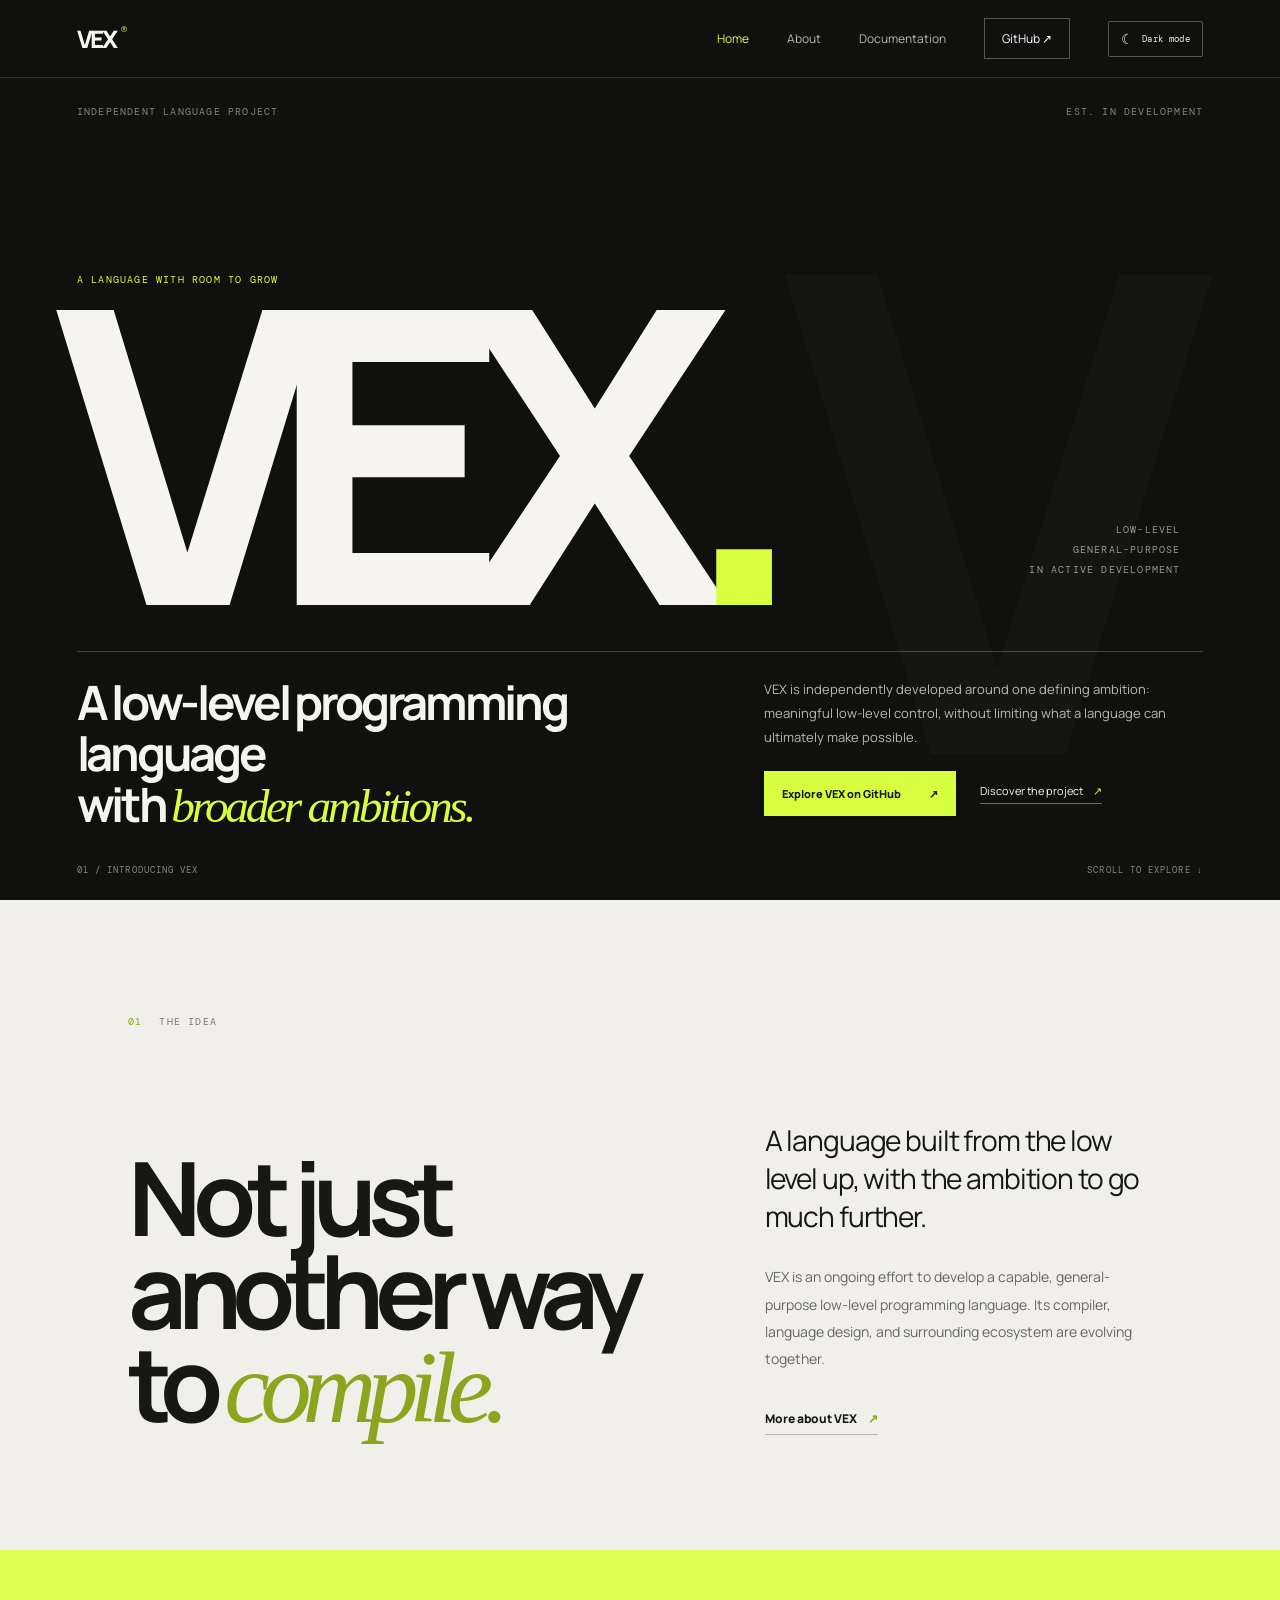
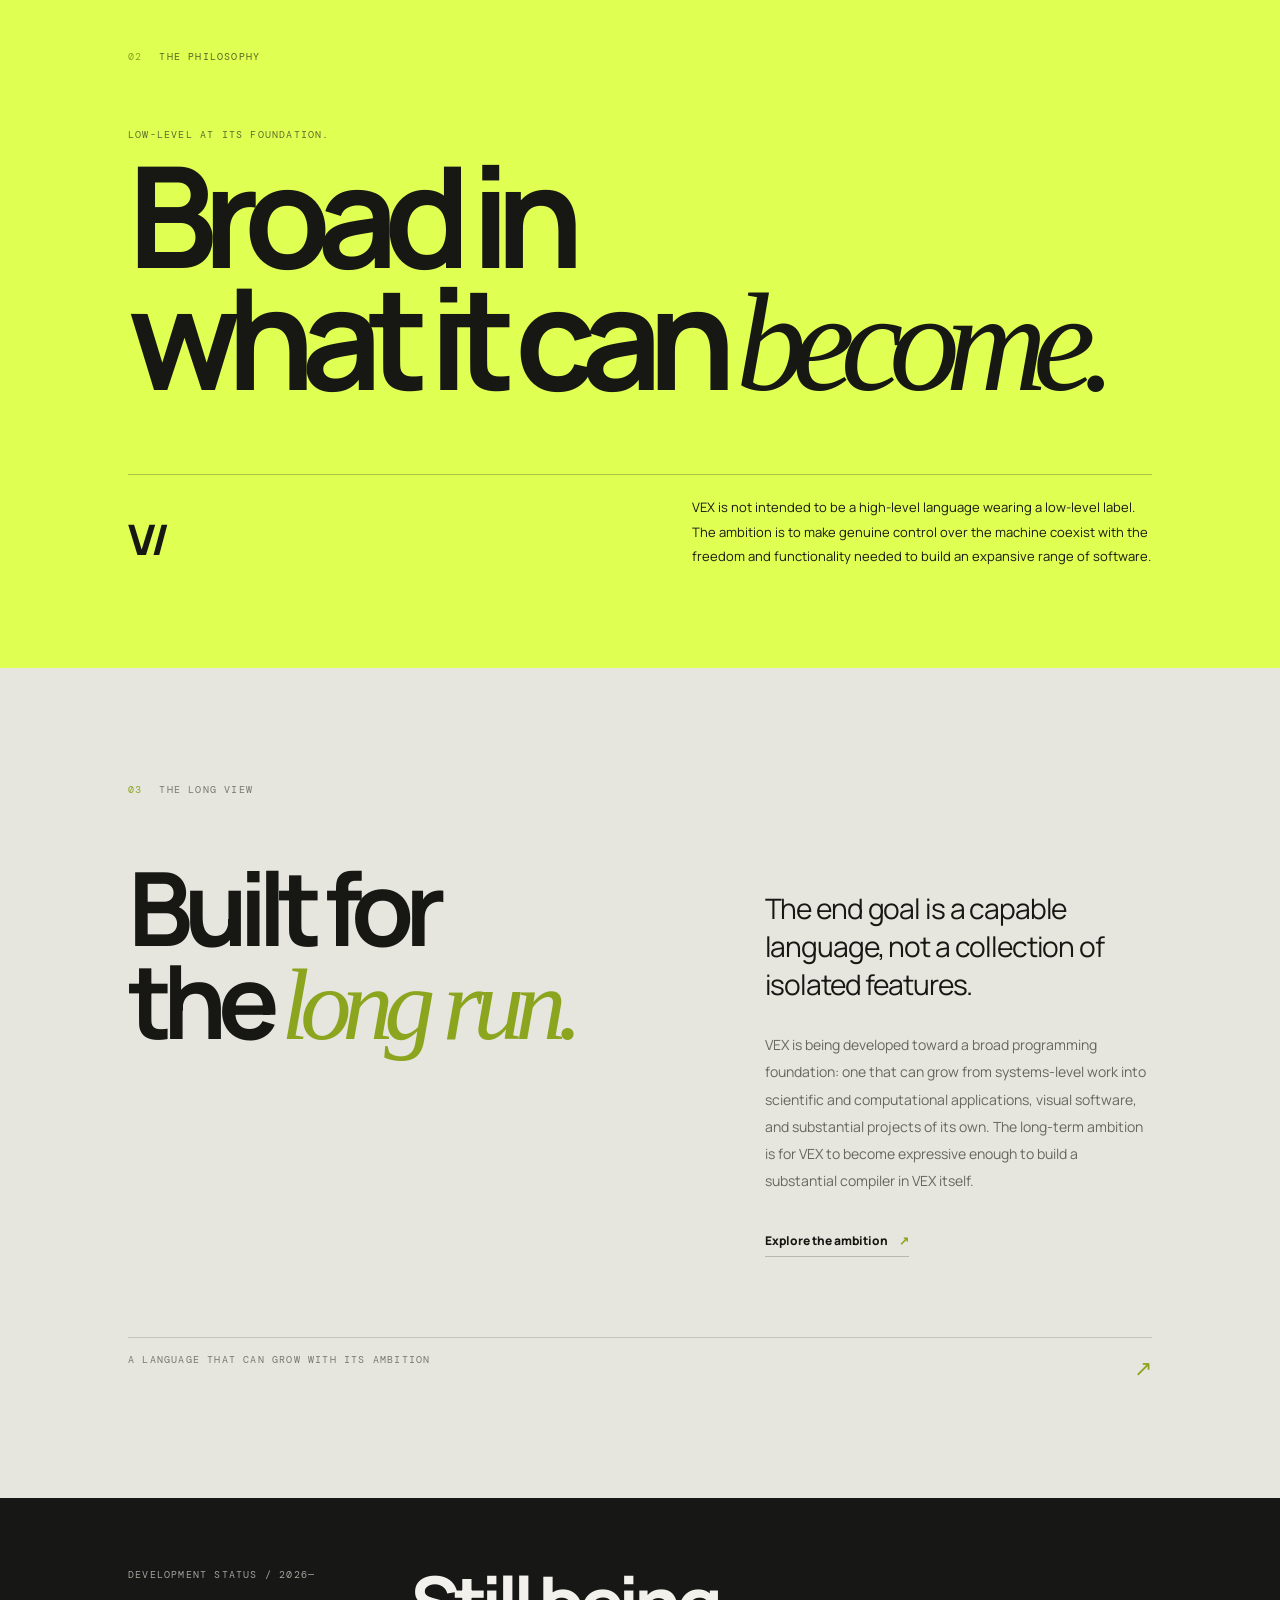
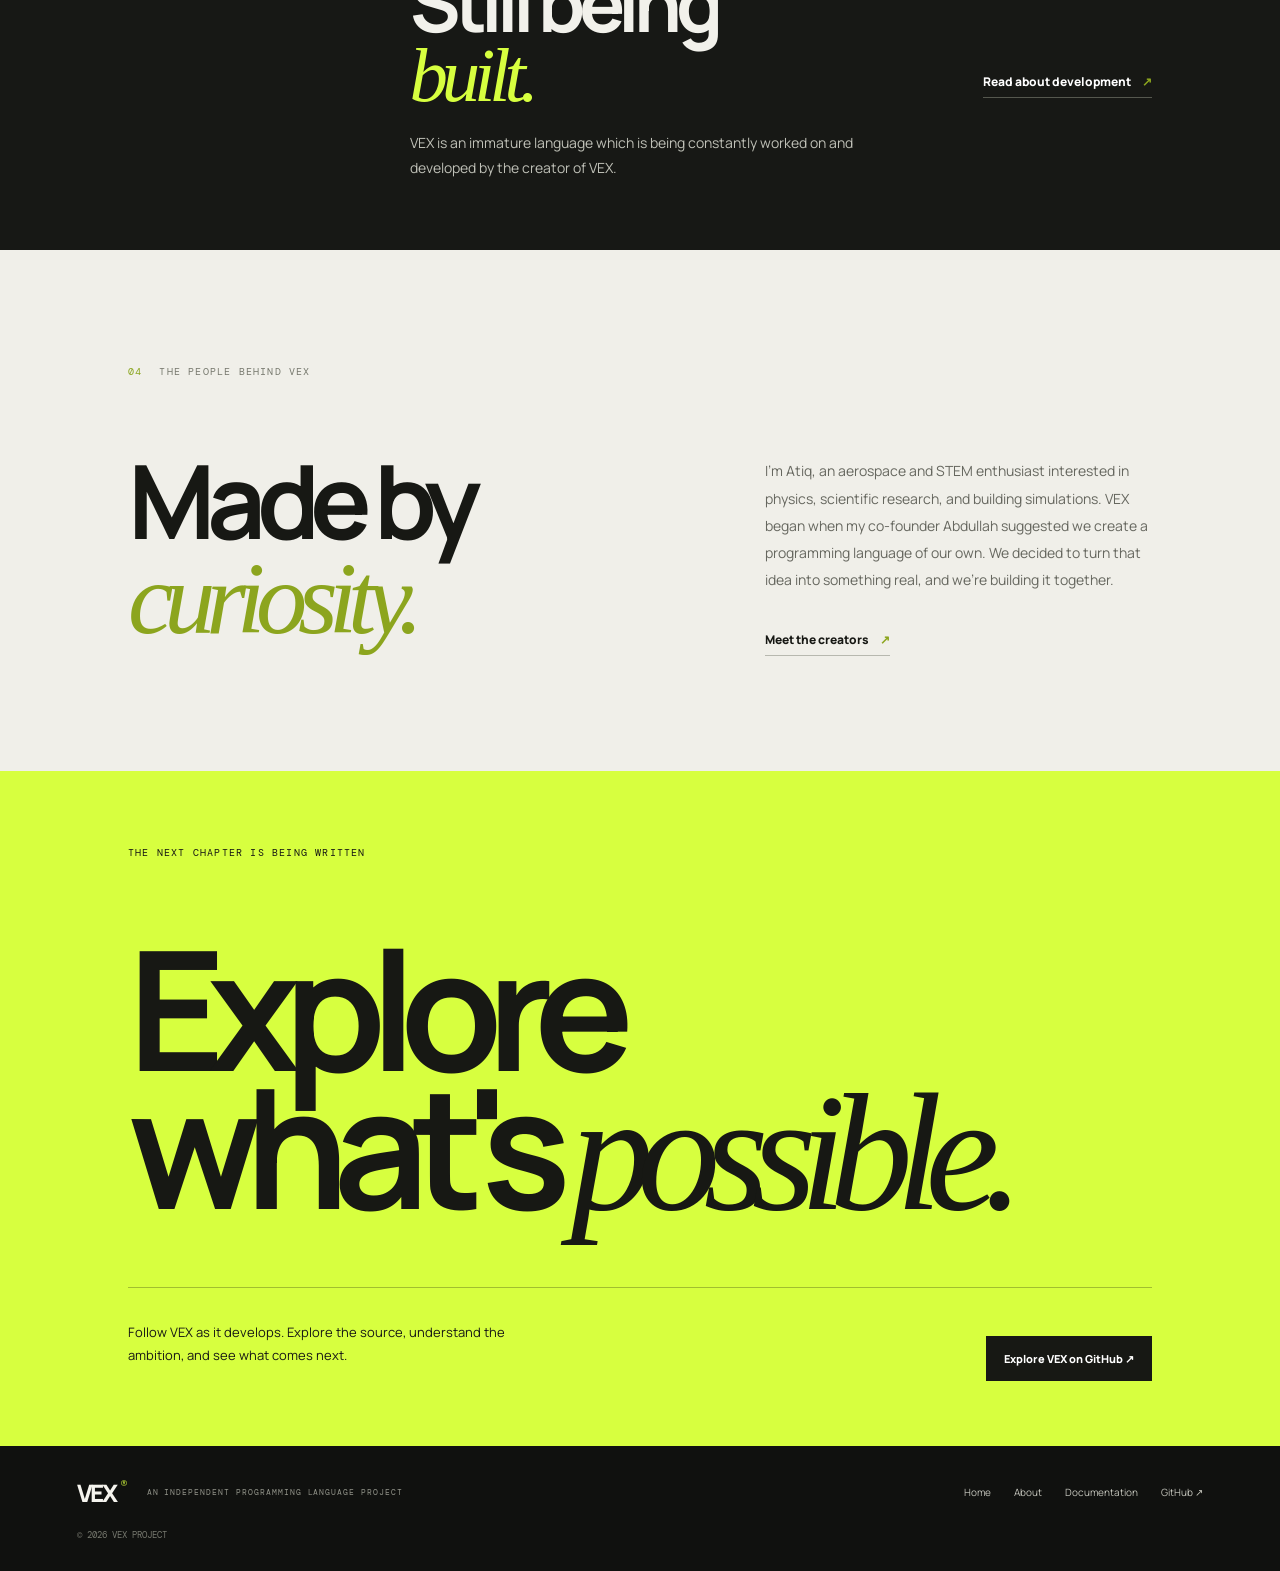
<file: index.html>
<!doctype html>
<html lang="en">
<head>
  <meta charset="utf-8"><meta name="viewport" content="width=device-width, initial-scale=1">
  <meta name="theme-color" content="#10110f">
  <meta name="description" content="VEX is an independently developed low-level, general-purpose programming language.">
  <title>VEX — Low-level. Without narrow ambitions.</title>
  <link rel="preconnect" href="https://fonts.googleapis.com"><link rel="preconnect" href="https://fonts.gstatic.com" crossorigin>
  <link href="https://fonts.googleapis.com/css2?family=DM+Mono:wght@400;500&family=Manrope:wght@400;500;600;700;800&display=swap" rel="stylesheet">
  <link rel="stylesheet" href="styles.css">
</head>
<body>
<header class="site-header"><a class="brand" href="index.html" aria-label="VEX home">VEX<span>®</span></a><button class="menu-toggle" aria-expanded="false" aria-controls="primary-nav" aria-label="Open navigation"><i></i><i></i></button>
<nav id="primary-nav" class="primary-nav"><a class="active" href="index.html">Home</a><a href="about.html">About</a><a href="docs.html">Documentation</a><a class="nav-cta" href="https://github.com/Atiqxyz/vex" target="_blank" rel="noopener">GitHub ↗</a><button class="theme-toggle" type="button" aria-label="Switch to dark mode" aria-pressed="false"><span class="theme-icon" aria-hidden="true">☾</span><span>Dark mode</span></button></nav></header>
<main>
<section class="hero" id="home"><div class="hero-kicker mono"><span>INDEPENDENT LANGUAGE PROJECT</span><span>EST. IN DEVELOPMENT</span></div><div class="hero-word-wrap"><p class="mono hero-label">A LANGUAGE WITH ROOM TO GROW</p><h1>VEX<span class="accent">.</span></h1><div class="hero-side mono">LOW-LEVEL<br>GENERAL-PURPOSE<br>IN ACTIVE DEVELOPMENT</div></div><div class="hero-foot"><p class="hero-lede">A low-level programming language<br>with <em>broader ambitions.</em></p><div class="hero-description"><p>VEX is independently developed around one defining ambition: meaningful low-level control, without limiting what a language can ultimately make possible.</p><div class="actions"><a class="button button-light" href="https://github.com/Atiqxyz/vex" target="_blank" rel="noopener">Explore VEX on GitHub <span>↗</span></a><a class="under-link" href="about.html">Discover the project <span>↗</span></a></div></div></div><div class="hero-bottomline mono"><span>01 / INTRODUCING VEX</span><span>SCROLL TO EXPLORE ↓</span></div><div class="hero-stamp" aria-hidden="true">V</div></section>
<section class="intro section"><div class="eyebrow mono"><span>01</span> THE IDEA</div><div class="intro-grid"><h2>Not just<br>another way<br>to <em>compile.</em></h2><div class="copy-block"><p class="large-copy">A language built from the low level up, with the ambition to go much further.</p><p>VEX is an ongoing effort to develop a capable, general-purpose low-level programming language. Its compiler, language design, and surrounding ecosystem are evolving together.</p><a class="arrow-link" href="about.html">More about VEX <span>↗</span></a></div></div></section>
<section class="manifesto section"><div class="eyebrow mono"><span>02</span> THE PHILOSOPHY</div><p class="manifesto-pre mono">LOW-LEVEL AT ITS FOUNDATION.</p><h2>Broad in<br>what it can <em>become.</em></h2><div class="manifesto-foot"><span class="manifesto-mark">V/</span><p>VEX is not intended to be a high-level language wearing a low-level label. The ambition is to make genuine control over the machine coexist with the freedom and functionality needed to build an expansive range of software.</p></div></section>
<section class="vision section"><div class="eyebrow mono"><span>03</span> THE LONG VIEW</div><div class="vision-grid"><h2>Built for<br>the <em>long run.</em></h2><div><p class="large-copy">The end goal is a capable language, not a collection of isolated features.</p><p>VEX is being developed toward a broad programming foundation: one that can grow from systems-level work into scientific and computational applications, visual software, and substantial projects of its own. The long-term ambition is for VEX to become expressive enough to build a substantial compiler in VEX itself.</p><a class="arrow-link" href="about.html#direction">Explore the ambition <span>↗</span></a></div></div><div class="vision-rule"><span class="mono">A LANGUAGE THAT CAN GROW WITH ITS AMBITION</span><span class="vision-symbol">↗</span></div></section>
<section class="status-strip"><div class="eyebrow mono">DEVELOPMENT STATUS / 2026—</div><div><h2>Still being<br><em>built.</em></h2><p>VEX is an immature language which is being constantly worked on and developed by the creator of VEX.</p></div><a class="arrow-link" href="about.html#status">Read about development <span>↗</span></a></section>
<section class="people-preview section"><div class="eyebrow mono"><span>04</span> THE PEOPLE BEHIND VEX</div><div class="people-preview-grid"><h2>Made by<br><em>curiosity.</em></h2><div><p>I'm Atiq, an aerospace and STEM enthusiast interested in physics, scientific research, and building simulations. VEX began when my co-founder Abdullah suggested we create a programming language of our own. We decided to turn that idea into something real, and we're building it together.</p><a class="arrow-link" href="about.html#people">Meet the creators <span>↗</span></a></div></div></section>
<section class="closing"><div class="mono">THE NEXT CHAPTER IS BEING WRITTEN</div><h2>Explore<br>what's <em>possible.</em></h2><div class="closing-foot"><p>Follow VEX as it develops. Explore the source, understand the ambition, and see what comes next.</p><a class="button button-dark" href="https://github.com/Atiqxyz/vex" target="_blank" rel="noopener">Explore VEX on GitHub ↗</a></div></section>
</main><footer class="footer"><a class="brand" href="index.html">VEX<span>®</span></a><p class="mono">AN INDEPENDENT PROGRAMMING LANGUAGE PROJECT</p><nav><a href="index.html">Home</a><a href="about.html">About</a><a href="docs.html">Documentation</a><a href="https://github.com/Atiqxyz/vex" target="_blank" rel="noopener">GitHub ↗</a></nav><small>© <span id="year">2026</span> VEX PROJECT</small></footer><script src="script.js"></script></body></html>
</file>
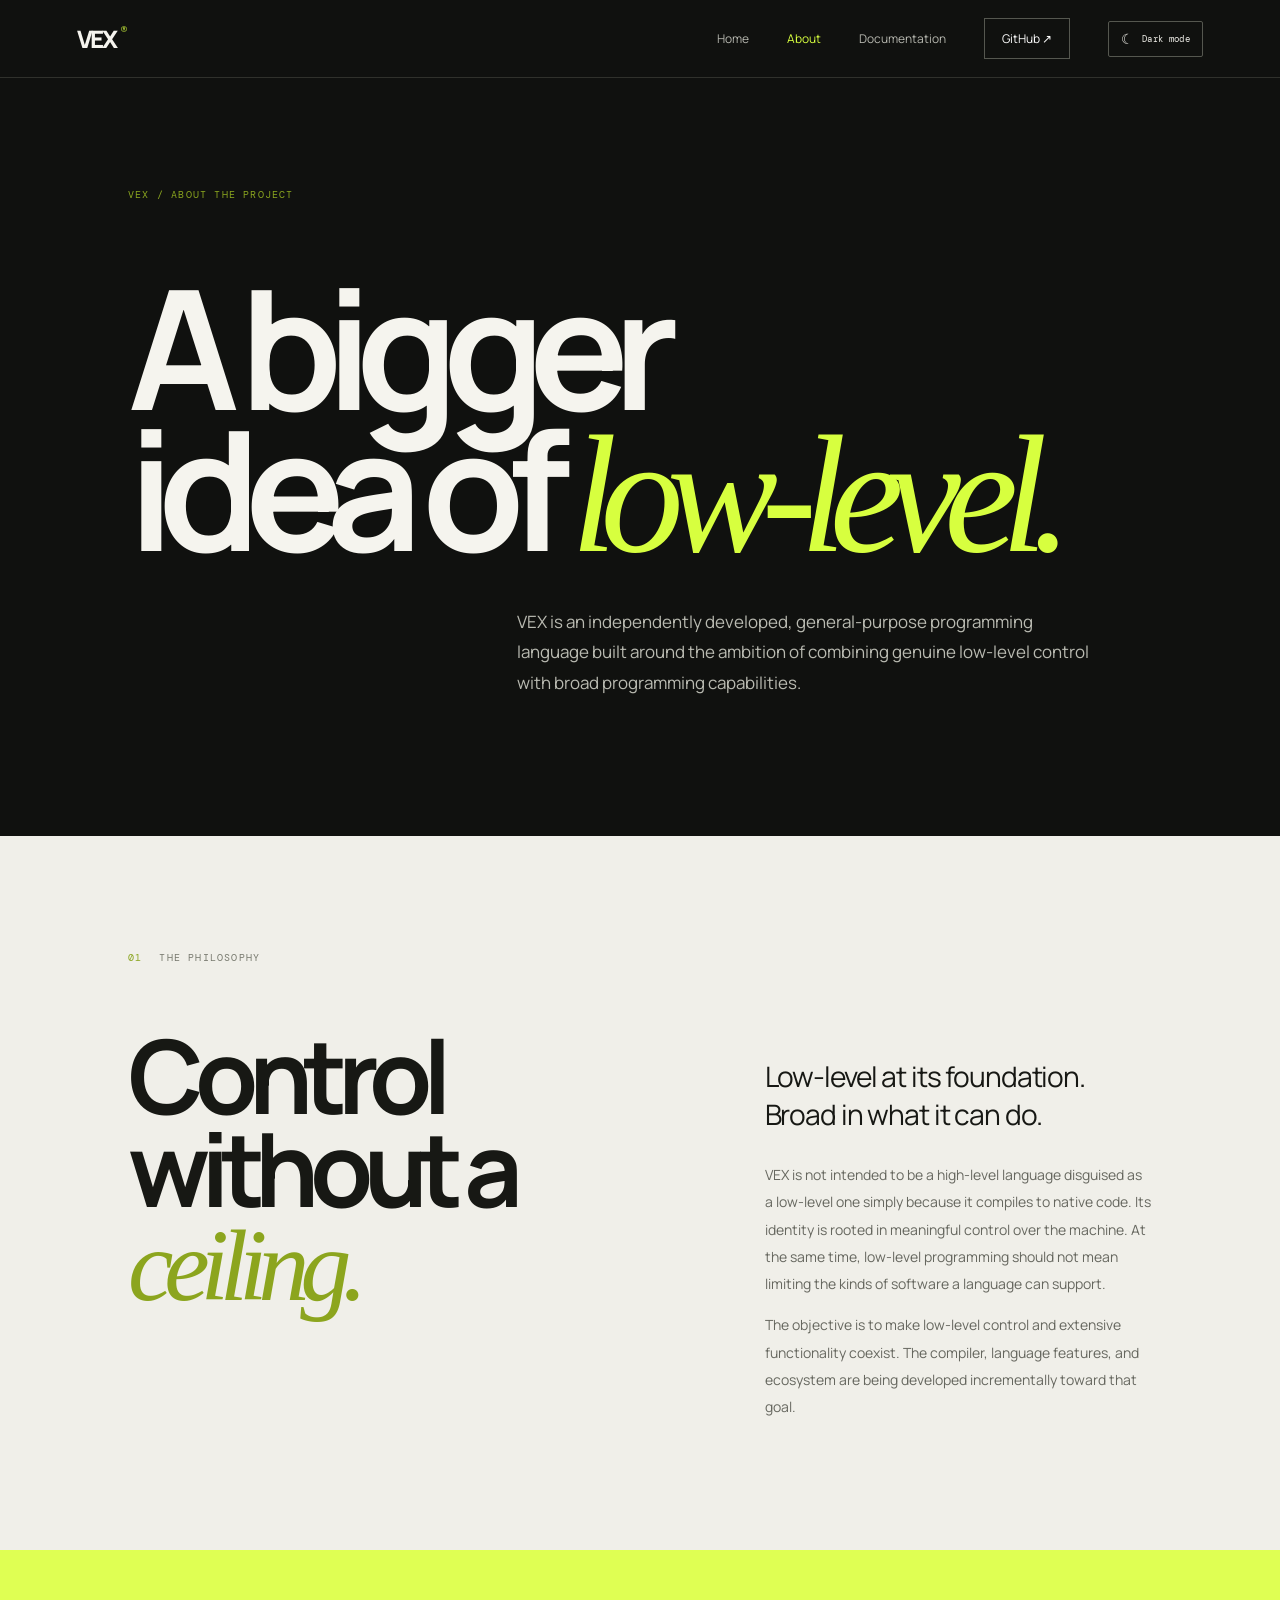
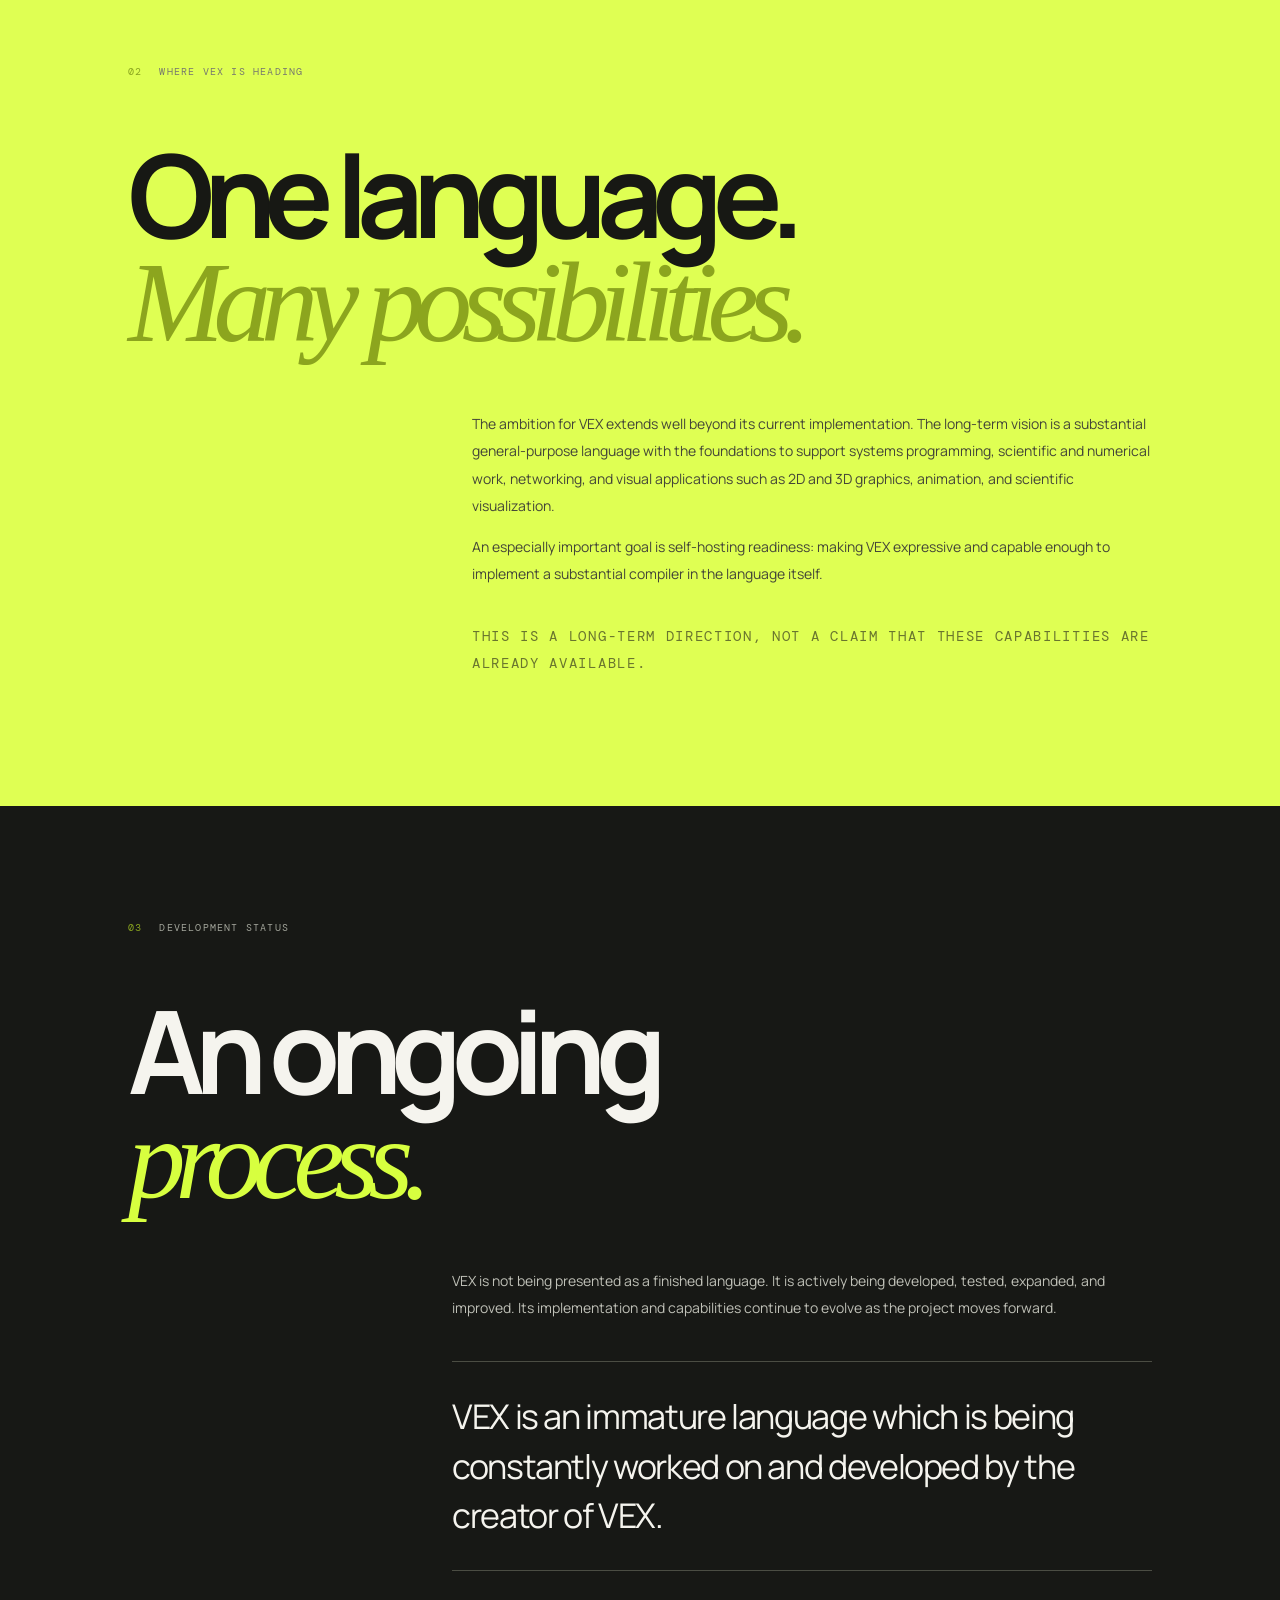
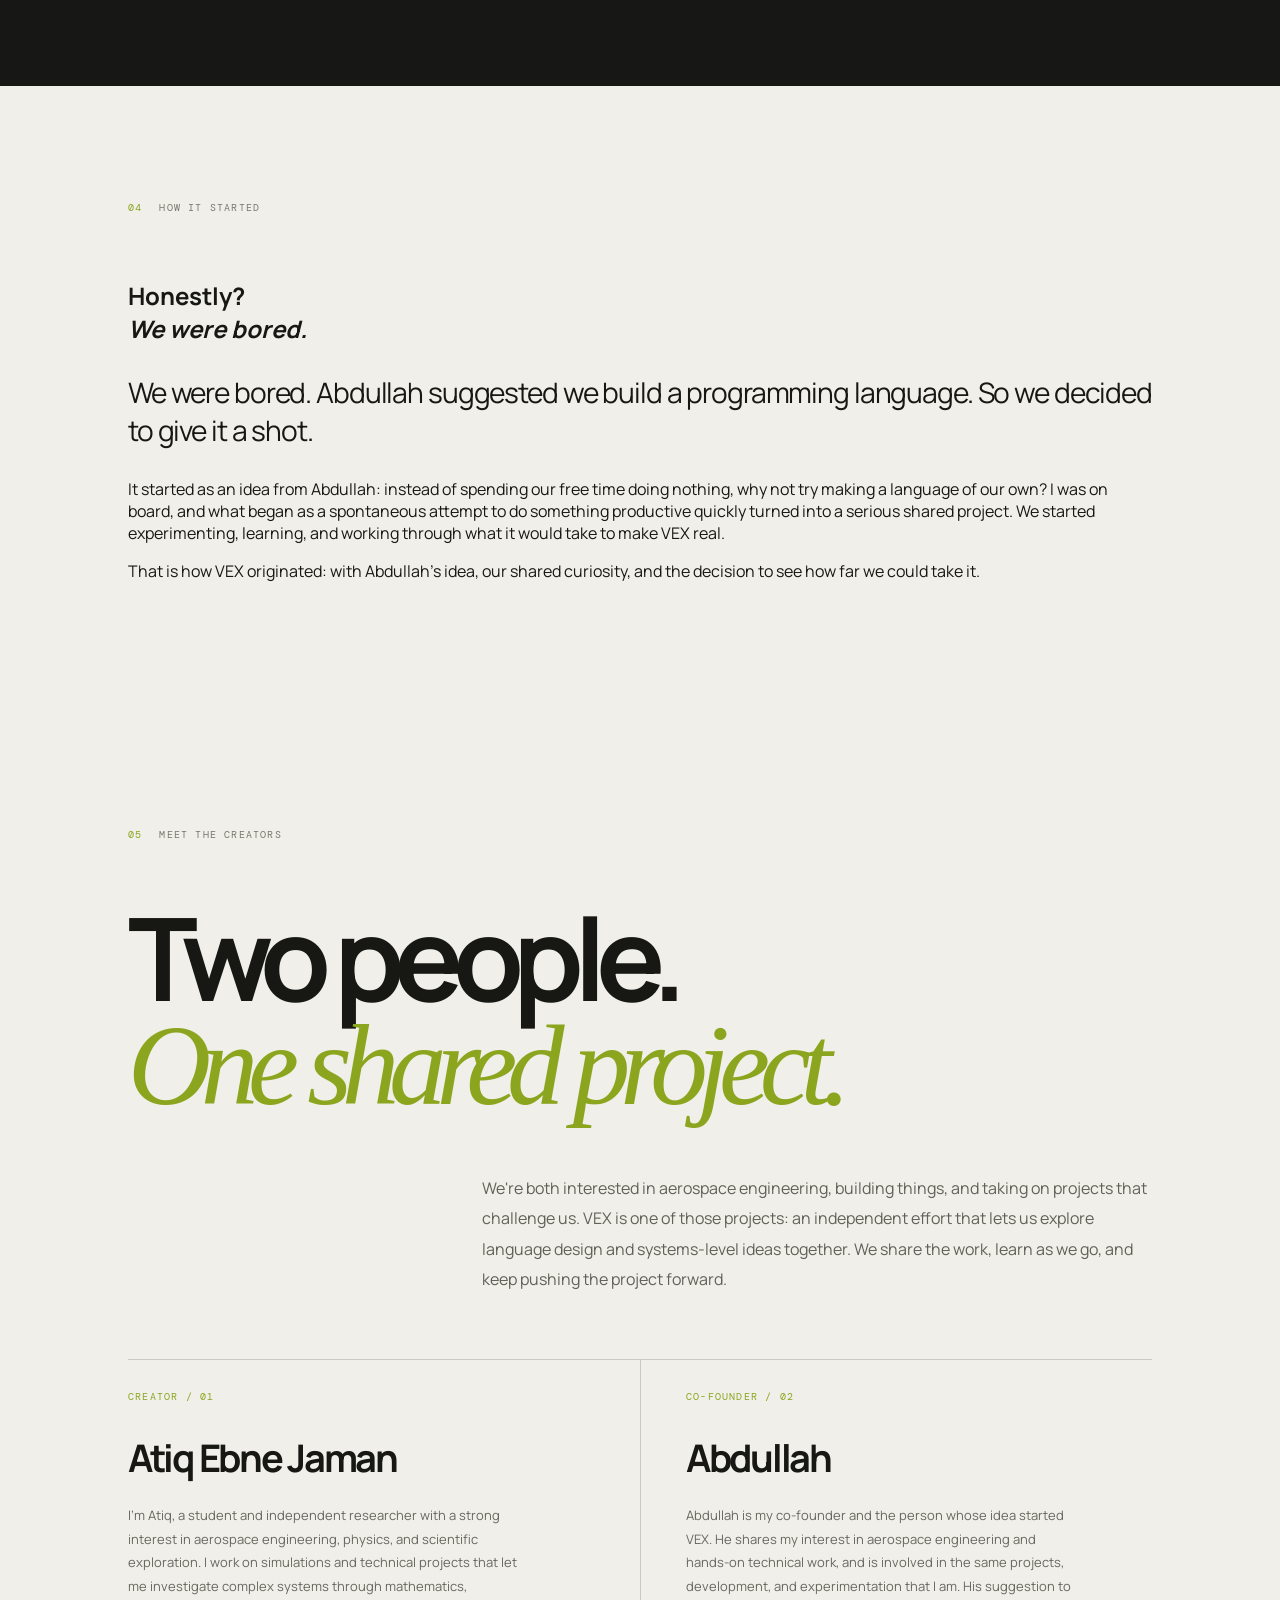
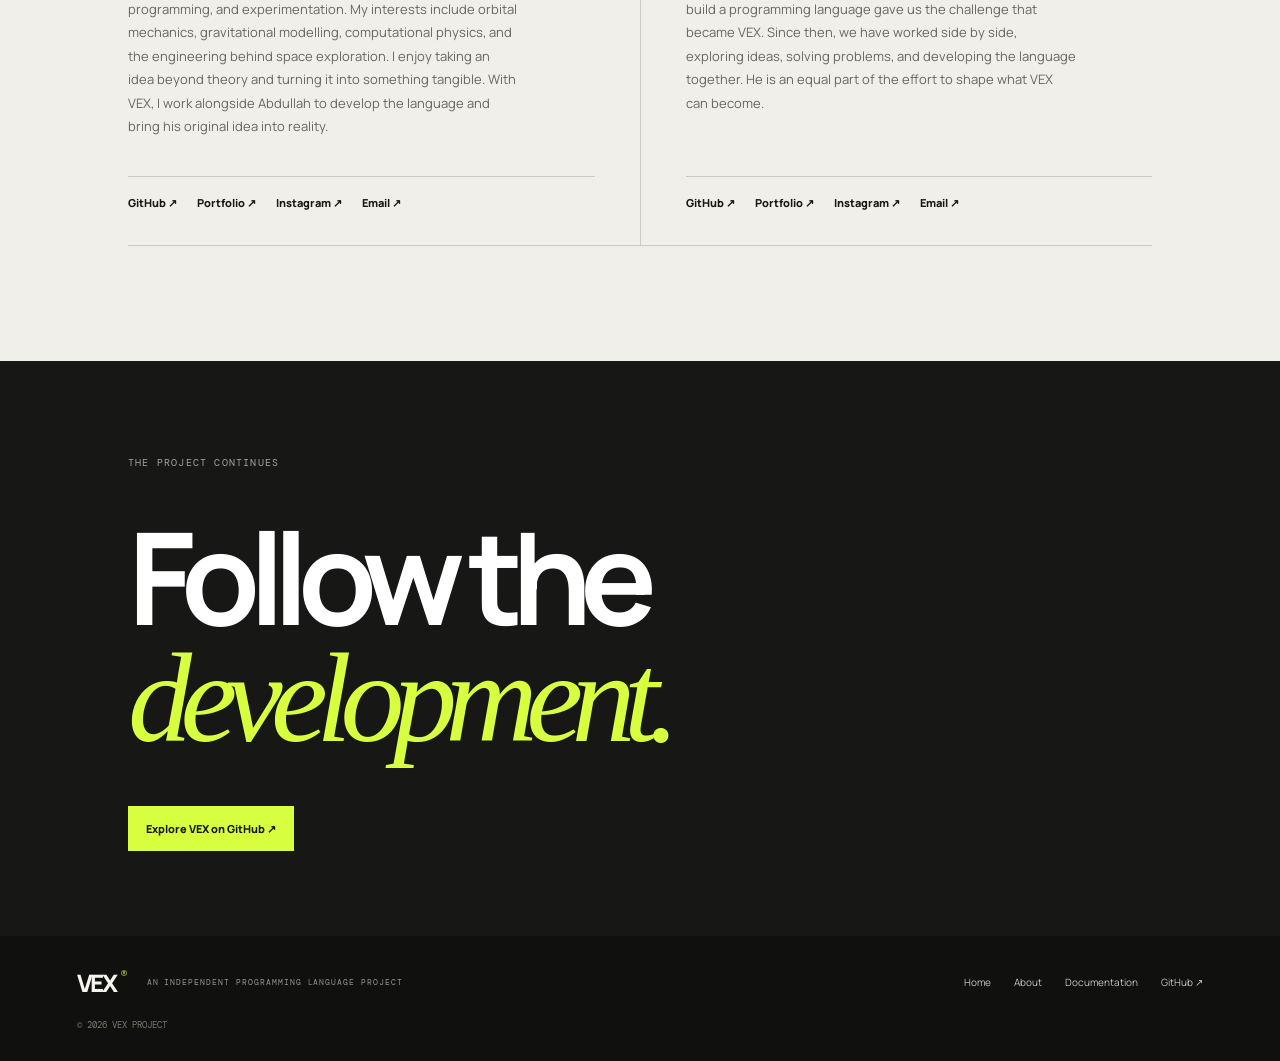
<file: about.html>
<!doctype html>
<html lang="en"><head><meta charset="utf-8"><meta name="viewport" content="width=device-width, initial-scale=1"><meta name="theme-color" content="#10110f"><meta name="description" content="The philosophy, ambitions, development status, and creators behind VEX."><title>About VEX — The ambition</title><link rel="preconnect" href="https://fonts.googleapis.com"><link rel="preconnect" href="https://fonts.gstatic.com" crossorigin><link href="https://fonts.googleapis.com/css2?family=DM+Mono:wght@400;500&family=Manrope:wght@400;500;600;700;800&display=swap" rel="stylesheet"><link rel="stylesheet" href="styles.css"></head>
<body><header class="site-header"><a class="brand" href="index.html">VEX<span>®</span></a><button class="menu-toggle" aria-expanded="false" aria-controls="primary-nav" aria-label="Open navigation"><i></i><i></i></button><nav id="primary-nav" class="primary-nav"><a href="index.html">Home</a><a class="active" href="about.html">About</a><a href="docs.html">Documentation</a><a class="nav-cta" href="https://github.com/Atiqxyz/vex" target="_blank" rel="noopener">GitHub ↗</a><button class="theme-toggle" type="button" aria-label="Switch to dark mode" aria-pressed="false"><span class="theme-icon" aria-hidden="true">☾</span><span>Dark mode</span></button></nav></header>
<main><section class="page-hero"><p class="mono accent-text">VEX / ABOUT THE PROJECT</p><h1>A bigger<br>idea of <em>low-level.</em></h1><p>VEX is an independently developed, general-purpose programming language built around the ambition of combining genuine low-level control with broad programming capabilities.</p></section>
<section class="about-block section"><div class="eyebrow mono"><span>01</span> THE PHILOSOPHY</div><div class="about-columns"><h2>Control<br>without a<br><em>ceiling.</em></h2><div><p class="large-copy">Low-level at its foundation. Broad in what it can do.</p><p>VEX is not intended to be a high-level language disguised as a low-level one simply because it compiles to native code. Its identity is rooted in meaningful control over the machine. At the same time, low-level programming should not mean limiting the kinds of software a language can support.</p><p>The objective is to make low-level control and extensive functionality coexist. The compiler, language features, and ecosystem are being developed incrementally toward that goal.</p></div></div></section>
<section class="direction-block section" id="direction"><div class="eyebrow mono"><span>02</span> WHERE VEX IS HEADING</div><h2>One language.<br><em>Many possibilities.</em></h2><div class="direction-copy"><p>The ambition for VEX extends well beyond its current implementation. The long-term vision is a substantial general-purpose language with the foundations to support systems programming, scientific and numerical work, networking, and visual applications such as 2D and 3D graphics, animation, and scientific visualization.</p><p>An especially important goal is self-hosting readiness: making VEX expressive and capable enough to implement a substantial compiler in the language itself.</p><p class="mono future-disclaimer">THIS IS A LONG-TERM DIRECTION, NOT A CLAIM THAT THESE CAPABILITIES ARE ALREADY AVAILABLE.</p></div></section>
<section class="status-about section" id="status"><div class="eyebrow mono"><span>03</span> DEVELOPMENT STATUS</div><h2>An ongoing<br><em>process.</em></h2><div class="status-about-copy"><p>VEX is not being presented as a finished language. It is actively being developed, tested, expanded, and improved. Its implementation and capabilities continue to evolve as the project moves forward.</p><blockquote>VEX is an immature language which is being constantly worked on and developed by the creator of VEX.</blockquote></div></section>
<section class="origin-story section"><div class="eyebrow mono"><span>04</span> HOW IT STARTED</div><div class="origin-grid"><h2>Honestly?<br><em>We were bored.</em></h2><div><p class="large-copy">We were bored. Abdullah suggested we build a programming language. So we decided to give it a shot.</p><p>It started as an idea from Abdullah: instead of spending our free time doing nothing, why not try making a language of our own? I was on board, and what began as a spontaneous attempt to do something productive quickly turned into a serious shared project. We started experimenting, learning, and working through what it would take to make VEX real.</p><p>That is how VEX originated: with Abdullah's idea, our shared curiosity, and the decision to see how far we could take it.</p></div></div></section>
<section class="founders section" id="people"><div class="eyebrow mono"><span>05</span> MEET THE CREATORS</div><h2>Two people.<br><em>One shared project.</em></h2><p class="founders-intro">We're both interested in aerospace engineering, building things, and taking on projects that challenge us. VEX is one of those projects: an independent effort that lets us explore language design and systems-level ideas together. We share the work, learn as we go, and keep pushing the project forward.</p><div class="founder-grid"><article class="founder"><span class="mono accent-text">CREATOR / 01</span><h3>Atiq Ebne Jaman</h3><p>I'm Atiq, a student and independent researcher with a strong interest in aerospace engineering, physics, and scientific exploration. I work on simulations and technical projects that let me investigate complex systems through mathematics, programming, and experimentation. My interests include orbital mechanics, gravitational modelling, computational physics, and the engineering behind space exploration. I enjoy taking an idea beyond theory and turning it into something tangible. With VEX, I work alongside Abdullah to develop the language and bring his original idea into reality.</p><div class="founder-links"><a href="https://github.com/Atiqxyz" target="_blank" rel="noopener">GitHub ↗</a><a href="https://atiq.onrender.com/" target="_blank" rel="noopener">Portfolio ↗</a><a href="https://www.instagram.com/atiqookin/" target="_blank" rel="noopener">Instagram ↗</a><a href="mailto:ahshh104@gmail.com">Email ↗</a></div></article><article class="founder"><span class="mono accent-text">CO-FOUNDER / 02</span><h3>Abdullah</h3><p>Abdullah is my co-founder and the person whose idea started VEX. He shares my interest in aerospace engineering and hands-on technical work, and is involved in the same projects, development, and experimentation that I am. His suggestion to build a programming language gave us the challenge that became VEX. Since then, we have worked side by side, exploring ideas, solving problems, and developing the language together. He is an equal part of the effort to shape what VEX can become.</p><div class="founder-links"><a href="https://github.com/Abdullah6926/" target="_blank" rel="noopener">GitHub ↗</a><a href="https://abdullah6926.github.io/ABDULLAHPerssonalProfile/" target="_blank" rel="noopener">Portfolio ↗</a><a href="https://www.instagram.com/abdullahdrinkingwater/" target="_blank" rel="noopener">Instagram ↗</a><a href="mailto:h98406405@gmail.com">Email ↗</a></div></article></div></section>
<section class="about-end"><p class="mono">THE PROJECT CONTINUES</p><h2>Follow the<br><em>development.</em></h2><a class="button button-light" href="https://github.com/Atiqxyz/vex" target="_blank" rel="noopener">Explore VEX on GitHub ↗</a></section></main>
<footer class="footer"><a class="brand" href="index.html">VEX<span>®</span></a><p class="mono">AN INDEPENDENT PROGRAMMING LANGUAGE PROJECT</p><nav><a href="index.html">Home</a><a href="about.html">About</a><a href="docs.html">Documentation</a><a href="https://github.com/Atiqxyz/vex" target="_blank" rel="noopener">GitHub ↗</a></nav><small>© <span id="year">2026</span> VEX PROJECT</small></footer><script src="script.js"></script></body></html>
</file>
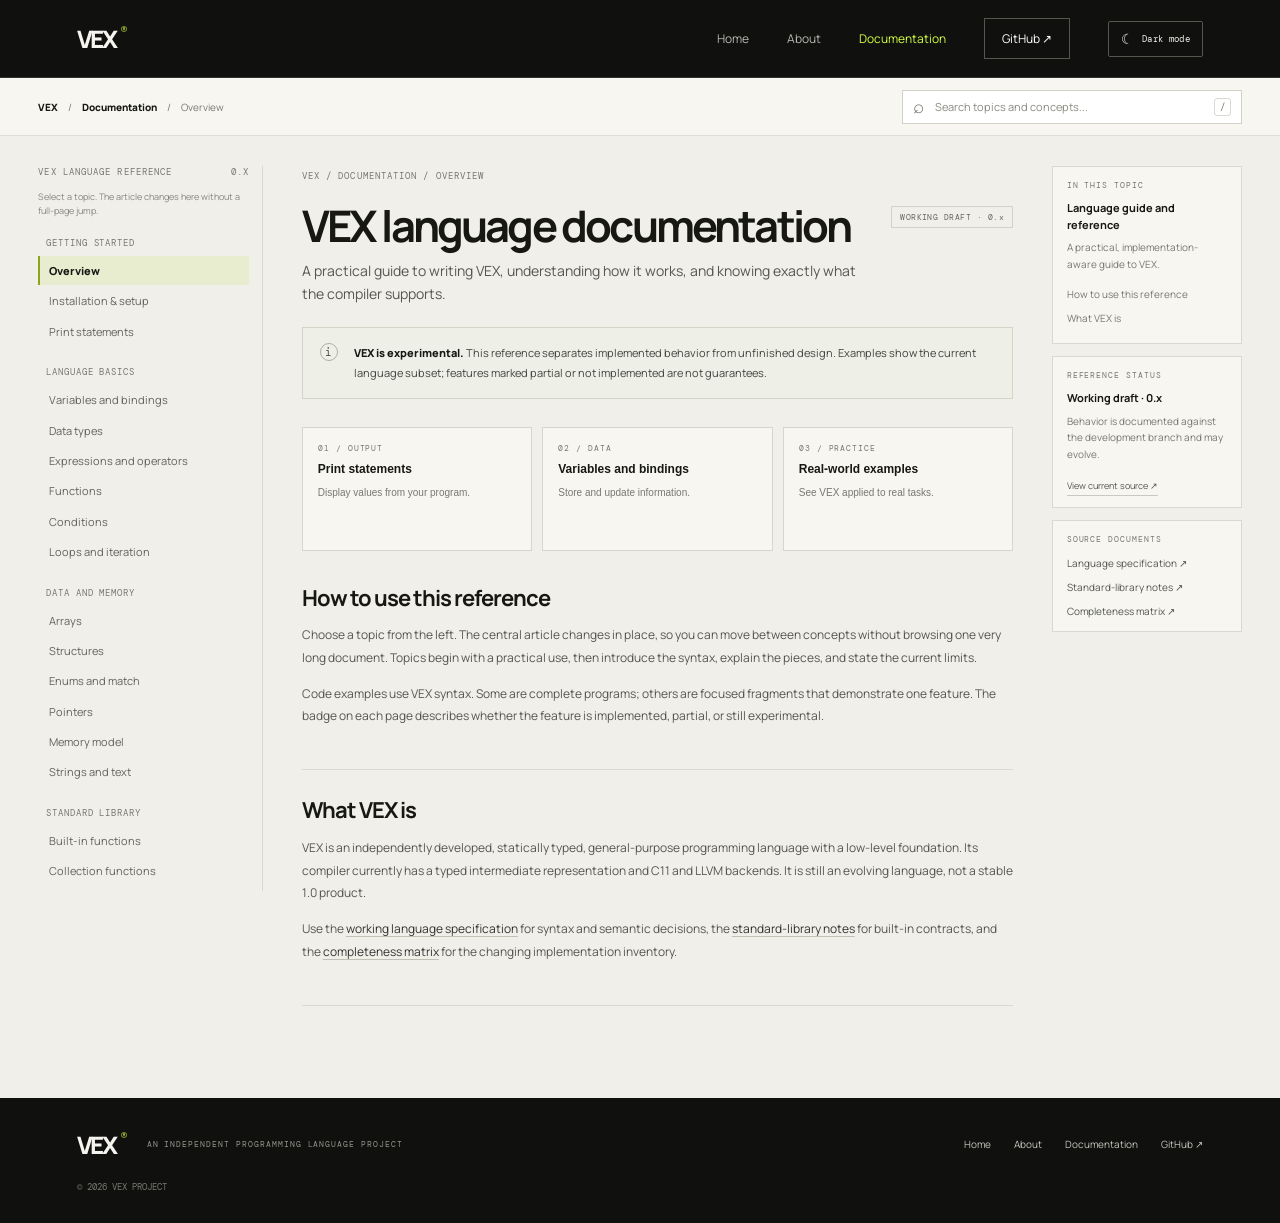
<file: docs.html>
<!doctype html>
<html lang="en">
<head>
<meta charset="utf-8"><meta name="viewport" content="width=device-width,initial-scale=1"><meta name="theme-color" content="#10110f">
<meta name="description" content="VEX programming language documentation: practical guides, language reference, standard library, memory, pointers, and examples.">
<title>VEX Documentation — Language Guide & Reference</title>
<link rel="preconnect" href="https://fonts.googleapis.com"><link rel="preconnect" href="https://fonts.gstatic.com" crossorigin>
<link href="https://fonts.googleapis.com/css2?family=DM+Mono:wght@400;500&family=Manrope:wght@400;500;600;700;800&display=swap" rel="stylesheet">
<link rel="stylesheet" href="styles.css">
</head>
<body class="docs-page">
<header class="site-header">
<a class="brand" href="index.html" aria-label="VEX home">VEX<span>®</span></a>
<button class="menu-toggle" aria-expanded="false" aria-controls="primary-nav" aria-label="Open navigation"><i></i><i></i></button>
<nav id="primary-nav" class="primary-nav"><a href="index.html">Home</a><a href="about.html">About</a><a class="active" href="docs.html">Documentation</a><a class="nav-cta" href="https://github.com/Atiqxyz/vex" target="_blank" rel="noopener">GitHub ↗</a><button class="theme-toggle" type="button" aria-label="Switch to dark mode" aria-pressed="false"><span class="theme-icon" aria-hidden="true">☾</span><span>Dark mode</span></button></nav>
</header>
<div class="docs-topbar">
<div class="docs-breadcrumb"><a href="index.html">VEX</a><span>/</span><strong>Documentation</strong><span>/</span><span id="current-crumb">Overview</span></div>
<label class="docs-search"><span aria-hidden="true">⌕</span><input id="docs-search" type="search" placeholder="Search topics and concepts..." autocomplete="off" aria-label="Search documentation"><kbd>/</kbd></label>
<button class="docs-mobile-toggle" id="docs-mobile-toggle" aria-expanded="false" aria-controls="docs-sidebar">Topics <span>☰</span></button>
</div>
<main class="docs-layout">
<aside class="docs-sidebar" id="docs-sidebar" aria-label="Documentation topics">
<div class="sidebar-heading mono">VEX LANGUAGE REFERENCE <span>0.x</span></div>
<div class="docs-search-hint" id="search-hint">Select a topic. The article changes here without a full-page jump.</div>
<div id="docs-navigation"></div>
<div class="sidebar-bottom"><span class="mono">LANGUAGE STATUS</span><p>Experimental · working draft</p><a href="https://github.com/Atiqxyz/vex/tree/dev/docs" target="_blank" rel="noopener">Compiler design notes ↗</a></div>
</aside>
<article class="docs-article" id="docs-article" aria-live="polite" aria-busy="false">
<div class="article-kicker mono">VEX / DOCUMENTATION / OVERVIEW</div>
<div class="article-heading-row"><div><h1>VEX language documentation</h1><p class="article-lede">A practical guide to writing VEX, understanding how it works, and knowing exactly what the compiler supports.</p></div><span class="version-chip">WORKING DRAFT · 0.x</span></div>
<div class="doc-notice"><span class="notice-mark">i</span><p><strong>VEX is experimental.</strong> This reference separates implemented behavior from unfinished design. Examples show the current language subset; features marked partial or not implemented are not guarantees.</p></div>
<p>Choose a topic from the left. The article is replaced in place, so you can move between concepts without browsing one long scrolling document.</p>
</article>
<aside class="docs-right-rail" aria-label="Topic reference details">
<div class="right-card"><p class="mono">IN THIS TOPIC</p><strong id="topic-signature">VEX language reference</strong><p id="topic-summary">Choose a topic to see its syntax and key rules.</p><div id="article-toc"><span class="toc-empty">Choose a topic to see its sections.</span></div></div>
<div class="right-card"><p class="mono">REFERENCE STATUS</p><strong id="topic-status">Experimental · 0.x</strong><p>Behavior is documented against the development branch and may evolve.</p><a href="https://github.com/Atiqxyz/vex/tree/dev" target="_blank" rel="noopener">View current source ↗</a></div>
<div class="right-card right-links"><p class="mono">SOURCE DOCUMENTS</p><a href="https://github.com/Atiqxyz/vex/blob/dev/SPEC.md" target="_blank" rel="noopener">Language specification ↗</a><a href="https://github.com/Atiqxyz/vex/blob/dev/docs/standard-library.md" target="_blank" rel="noopener">Standard-library notes ↗</a><a href="https://github.com/Atiqxyz/vex/blob/dev/docs/language-completeness-matrix.md" target="_blank" rel="noopener">Completeness matrix ↗</a></div>
</aside>
</main>
<footer class="footer"><a class="brand" href="index.html">VEX<span>®</span></a><p class="mono">AN INDEPENDENT PROGRAMMING LANGUAGE PROJECT</p><nav><a href="index.html">Home</a><a href="about.html">About</a><a href="docs.html">Documentation</a><a href="https://github.com/Atiqxyz/vex" target="_blank" rel="noopener">GitHub ↗</a></nav><small>© <span id="year">2026</span> VEX PROJECT</small></footer>
<script src="docs-content-basics.js"></script><script src="docs-content-data.js"></script><script src="docs-content-reference.js"></script><script src="docs-content-examples.js"></script><script src="docs-app.js"></script><script src="script.js"></script>
</body></html>
</file>
<file: styles.css>
:root{--bg:#10110f;--panel:#171815;--paper:#f0efe9;--ink:#171814;--muted:#a3a49b;--line:#343630;--accent:#d7ff3f;--sans:"Manrope",Arial,sans-serif;--mono:"DM Mono",monospace}*{box-sizing:border-box}html{scroll-behavior:smooth;scroll-padding-top:90px}body{margin:0;background:var(--paper);color:var(--ink);font-family:var(--sans);-webkit-font-smoothing:antialiased}a{color:inherit;text-decoration:none}.mono{font-family:var(--mono);font-size:10px;letter-spacing:.12em;text-transform:uppercase}.accent{color:var(--accent)}.accent-text{color:#8aa51f}.site-header{height:78px;padding:0 6vw;display:flex;align-items:center;justify-content:space-between;background:var(--bg);color:#f5f4ee;border-bottom:1px solid #30312c;position:sticky;top:0;z-index:20}.brand{font-size:24px;font-weight:800;letter-spacing:-.1em}.brand span{font:10px var(--mono);letter-spacing:0;vertical-align:top;margin-left:5px;color:var(--accent)}.primary-nav{display:flex;align-items:center;gap:38px;font-size:12px;color:#b6b7af}.primary-nav a{transition:color .2s}.primary-nav a:hover,.primary-nav a.active{color:var(--accent)}.primary-nav .nav-cta{border:1px solid #55574f;padding:11px 17px;color:#fff}.menu-toggle{display:none;background:none;border:0;color:white}.hero{position:relative;overflow:hidden;background:var(--bg);color:#f5f4ee;min-height:calc(100svh - 78px);padding:27px 6vw 24px;display:flex;flex-direction:column}.hero-kicker,.hero-bottomline{display:flex;justify-content:space-between;color:#85877d}.hero-word-wrap{position:relative;margin:auto 0 20px}.hero-label{color:var(--accent);margin:0 0 15px}.hero h1{font-size:clamp(170px,32vw,470px);line-height:.72;letter-spacing:-.13em;font-weight:800;margin:0 0 35px -.055em;position:relative;z-index:1}.hero-side{position:absolute;right:2%;bottom:14%;line-height:2;color:#96988e;text-align:right}.hero-foot{border-top:1px solid #45473f;padding:25px 0 32px;display:grid;grid-template-columns:1fr .75fr;gap:8vw}.hero-lede{font-size:clamp(25px,3.7vw,52px);line-height:1.08;letter-spacing:-.07em;font-weight:700;margin:0}.hero-lede em,.page-hero h1 em,.docs-hero h1 em{font-family:Georgia,serif;font-weight:400;color:var(--accent)}.hero-description{max-width:520px}.hero-description>p{font-size:13px;line-height:1.85;color:#b8b9b0;margin:0 0 22px}.actions{display:flex;align-items:center;gap:24px;flex-wrap:wrap}.button{display:inline-flex;align-items:center;gap:28px;padding:15px 18px;font-size:11px;font-weight:800;transition:transform .2s,background .2s,color .2s}.button:hover{transform:translateY(-3px)}.button-light{background:var(--accent);color:var(--ink)}.button-light:hover{background:#efffae}.button-dark{background:var(--ink);color:white}.button-dark:hover{background:#414438}.under-link{font-size:11px;border-bottom:1px solid #696b62;padding-bottom:5px}.under-link span{color:var(--accent);margin-left:8px}.hero-bottomline{font-size:9px}.hero-stamp{position:absolute;right:5%;top:23%;font-size:clamp(300px,52vw,740px);font-weight:800;line-height:.7;color:rgba(255,255,255,.018);pointer-events:none}.section{padding:115px 10vw}.eyebrow{display:flex;gap:17px;align-items:center;color:#77796e;margin-bottom:65px}.eyebrow span{color:#8aa51f}.intro{background:var(--paper)}.intro-grid,.vision-grid,.people-preview-grid,.about-columns{display:grid;grid-template-columns:1.05fr .8fr;gap:10vw;align-items:end}.intro h2,.vision h2,.people-preview h2,.about-columns h2{font-size:clamp(58px,8vw,112px);line-height:.91;letter-spacing:-.09em;margin:0;font-weight:700}.intro h2 em,.vision h2 em,.people-preview h2 em,.about-columns h2 em,.direction-block h2 em,.status-about h2 em,.founders h2 em,.about-end h2 em{font-family:Georgia,serif;font-weight:400;color:#8ca51e}.copy-block{max-width:490px}.large-copy{font-size:clamp(20px,2.2vw,29px)!important;line-height:1.35!important;letter-spacing:-.04em;color:var(--ink)!important}.copy-block p,.vision-grid p,.people-preview-grid p,.about-columns p,.direction-copy p,.status-about-copy p{font-size:14px;line-height:1.95;color:#66675f}.arrow-link{display:inline-block;margin-top:23px;padding-bottom:7px;border-bottom:1px solid #b7b8af;font-size:12px;font-weight:800}.arrow-link span{color:#8ca51e;margin-left:9px}.manifesto{background:#dfff53;padding-top:100px;padding-bottom:100px}.manifesto .eyebrow{color:#586522}.manifesto-pre{margin:65px 0 12px;color:#606d2b}.manifesto h2{font-size:clamp(68px,11vw,154px);line-height:.87;letter-spacing:-.1em;margin:0;font-weight:700}.manifesto h2 em{font-family:Georgia,serif;font-weight:400}.manifesto-foot{display:flex;justify-content:space-between;align-items:end;border-top:1px solid rgba(20,22,12,.25);margin-top:70px;padding-top:20px}.manifesto-mark{font-size:42px;font-weight:800;letter-spacing:-.1em}.manifesto-foot p{max-width:460px;font-size:13px;line-height:1.85;margin:0}.vision{background:#e6e5de}.vision-grid{align-items:start}.vision-grid>div{max-width:520px}.vision-rule{margin-top:80px;border-top:1px solid #c6c7bc;padding-top:15px;display:flex;justify-content:space-between;color:#77796e}.vision-symbol{font-size:22px;color:#8ca51e}.status-strip{background:#171815;color:#f2f1eb;padding:70px 10vw;display:grid;grid-template-columns:.5fr 1fr .5fr;gap:4vw;align-items:center}.status-strip .eyebrow{color:#a2a49a;margin:0;align-self:start}.status-strip h2{font-size:clamp(46px,6vw,82px);line-height:.9;letter-spacing:-.08em;margin:0 0 20px}.status-strip h2 em{font-family:Georgia,serif;color:var(--accent);font-weight:400}.status-strip p{max-width:570px;color:#bfc0b7;font-size:14px;line-height:1.8;margin:0}.status-strip .arrow-link{color:white;border-color:#55574e;justify-self:end}.people-preview{background:var(--paper)}.people-preview-grid{align-items:center}.people-preview-grid>div{max-width:470px}.closing{background:var(--accent);padding:75px 10vw 65px}.closing>h2{font-size:clamp(76px,13vw,180px);line-height:.83;letter-spacing:-.1em;margin:80px 0 65px}.closing>h2 em{font-family:Georgia,serif;font-weight:400}.closing-foot{border-top:1px solid rgba(0,0,0,.25);padding-top:20px;display:flex;justify-content:space-between;align-items:end}.closing-foot p{max-width:400px;font-size:13px;line-height:1.8}.footer{background:var(--bg);color:#f5f4ee;padding:30px 6vw;display:grid;grid-template-columns:auto 1fr auto;gap:20px;align-items:center}.footer>p{color:#92948a;font-size:8px}.footer nav{display:flex;gap:23px;font-size:10px;color:#c3c4bb}.footer nav a:hover{color:var(--accent)}.footer small{grid-column:1/-1;color:#77796f;font:9px var(--mono)}.page-hero,.docs-hero{background:var(--bg);color:#f5f4ee;padding:100px 10vw 120px;min-height:570px}.page-hero h1,.docs-hero h1{font-size:clamp(78px,13vw,170px);line-height:.85;letter-spacing:-.1em;margin:75px 0 40px}.page-hero>p:last-child{max-width:590px;font-size:17px;line-height:1.8;color:#b9bab1;margin-left:38%}.about-block{background:var(--paper)}.about-columns{align-items:start}.about-columns>div{max-width:540px}.direction-block{background:#dfff53}.direction-block h2,.status-about h2,.founders h2{font-size:clamp(62px,9vw,120px);line-height:.9;letter-spacing:-.09em;margin:0 0 55px}.direction-copy{max-width:680px;margin-left:auto}.direction-copy p{color:#444638}.future-disclaimer{font-size:9px;color:#69752e!important;margin-top:35px}.status-about{background:#171815;color:#f5f4ee}.status-about .eyebrow{color:#a2a49a}.status-about h2 em{color:var(--accent)}.status-about-copy{max-width:700px;margin-left:auto}.status-about-copy p{color:#bfc0b7}.status-about blockquote{font-size:clamp(20px,3vw,34px);line-height:1.45;letter-spacing:-.04em;border-top:1px solid #4b4d43;border-bottom:1px solid #4b4d43;padding:30px 0;margin:40px 0 0}.founders{background:var(--paper)}.founders-intro{max-width:670px;font-size:16px;line-height:1.9;color:#606158;margin:0 0 65px auto}.founder-grid{display:grid;grid-template-columns:1fr 1fr;border-top:1px solid #c9cac0;border-bottom:1px solid #c9cac0}.founder{padding:30px 45px 35px 0;display:flex;flex-direction:column}.founder+ .founder{padding-left:45px;padding-right:0;border-left:1px solid #c9cac0}.founder h3{font-size:clamp(24px,3vw,38px);letter-spacing:-.06em;margin:28px 0 8px}.founder>p{max-width:390px;font-size:13px;line-height:1.8;color:#66675f;min-height:70px;flex:1}.founder-links{display:flex;gap:20px;flex-wrap:wrap;border-top:1px solid #c9cac0;padding-top:18px;margin-top:25px;font-size:11px;font-weight:800}.founder-links a:hover{color:#8ca51e}.about-end{background:#171815;color:white;padding:85px 10vw}.about-end>p{color:#a2a49a}.about-end h2{font-size:clamp(65px,10vw,130px);line-height:.9;letter-spacing:-.09em;margin:50px 0}.about-end h2 em{color:var(--accent)}.docs-hero{min-height:calc(100svh - 78px);padding-bottom:80px}.docs-hero h1{margin-bottom:25px}.docs-lede{font-size:19px;color:#c0c1b9}.docs-panel{margin:70px 0 35px 20%;padding:35px;border:1px solid #41433a;display:grid;grid-template-columns:70px 1fr;gap:25px;max-width:780px}.docs-icon{font-size:42px;color:var(--accent)}.docs-panel h2{font-size:27px;letter-spacing:-.05em;margin:15px 0}.docs-panel p:not(.mono){font-size:13px;line-height:1.9;color:#b9bab1;max-width:560px}.docs-panel .arrow-link{color:white;border-color:#56584d}.back-link{font-size:11px;color:#c6c7be}.back-link:hover{color:var(--accent)}@media(max-width:850px){.site-header{height:68px;padding:0 6vw}.menu-toggle{display:flex;flex-direction:column;gap:6px;padding:12px;cursor:pointer}.menu-toggle i{width:23px;height:1px;background:#fff;display:block;transition:transform .2s}.menu-toggle[aria-expanded=true] i:first-child{transform:translateY(3.5px) rotate(45deg)}.menu-toggle[aria-expanded=true] i:last-child{transform:translateY(-3.5px) rotate(-45deg)}.primary-nav{display:none;position:absolute;top:67px;left:0;right:0;background:var(--bg);padding:15px 6vw 25px;flex-direction:column;align-items:stretch;gap:0;border-bottom:1px solid #444}.primary-nav.is-open{display:flex}.primary-nav a{padding:15px 0;border-bottom:1px solid #343630}.primary-nav .nav-cta{margin-top:12px;text-align:center}.hero{min-height:calc(100svh - 68px)}.hero-side{font-size:8px}.section{padding:85px 7vw}.intro-grid,.vision-grid,.people-preview-grid,.about-columns{grid-template-columns:1fr;gap:35px}.copy-block,.vision-grid>div,.people-preview-grid>div,.about-columns>div{margin-left:auto}.status-strip{grid-template-columns:1fr;gap:28px;padding:60px 7vw}.status-strip .arrow-link{justify-self:start}.footer{grid-template-columns:auto 1fr}.footer nav{grid-column:1/-1;flex-wrap:wrap}.footer small{grid-column:1/-1}.page-hero,.docs-hero{padding:80px 7vw}.page-hero>p:last-child{margin-left:15%;}.docs-panel{margin-left:0}.founder{padding-right:25px}.founder+.founder{padding-left:25px}}@media(max-width:560px){.hero{padding:20px 6vw}.hero-kicker,.hero-bottomline{font-size:8px;gap:15px}.hero-kicker span:last-child{text-align:right}.hero h1{font-size:clamp(145px,32vw,220px);margin:0 0 38px -.05em}.hero-side{right:0;bottom:7%;font-size:7px}.hero-foot{grid-template-columns:1fr;gap:23px;padding:22px 0}.hero-lede{font-size:32px}.hero-description>p{font-size:12px}.hero-bottomline{padding-top:35px}.section{padding:70px 6vw}.eyebrow{font-size:8px;margin-bottom:42px}.intro h2,.vision h2,.people-preview h2,.about-columns h2{font-size:clamp(58px,15vw,82px)}.copy-block p,.vision-grid p,.people-preview-grid p,.about-columns p,.direction-copy p,.status-about-copy p{font-size:13px}.manifesto{padding:75px 6vw}.manifesto h2{font-size:clamp(65px,16vw,95px)}.manifesto-foot{margin-top:48px;gap:20px}.manifesto-foot p{max-width:75%;font-size:11px}.vision-rule{margin-top:50px;font-size:8px}.closing{padding:65px 6vw}.closing>h2{font-size:clamp(75px,19vw,112px);margin:75px 0 45px}.closing-foot{align-items:flex-start;flex-direction:column}.footer{padding:25px 6vw;gap:14px}.footer>p{font-size:7px;text-align:right}.footer nav{gap:15px;font-size:9px}.page-hero,.docs-hero{padding:70px 6vw 85px}.page-hero h1,.docs-hero h1{font-size:clamp(67px,17vw,100px);margin:65px 0 30px}.page-hero>p:last-child{font-size:14px;margin-left:0}.direction-block h2,.status-about h2,.founders h2{font-size:clamp(58px,15vw,85px)}.founders-intro{font-size:14px;margin-bottom:40px}.founder-grid{grid-template-columns:1fr}.founder,.founder+.founder{padding:25px 0;border-left:0}.founder+.founder{border-top:1px solid #c9cac0}.founder>p{min-height:0}.docs-panel{grid-template-columns:1fr;padding:23px;gap:5px;margin-top:45px}.docs-panel h2{font-size:23px}.docs-panel p:not(.mono){font-size:12px}.about-end{padding:70px 6vw}}@media(prefers-reduced-motion:reduce){html{scroll-behavior:auto}*,*::before,*::after{transition-duration:.01ms!important;animation-duration:.01ms!important}}

/* Documentation portal */
.docs-page{background:var(--paper)}
.docs-topbar{height:58px;padding:0 4vw;display:flex;align-items:center;justify-content:space-between;gap:24px;background:#f7f6f1;border-bottom:1px solid #dedfd6;position:sticky;top:78px;z-index:15}
.docs-breadcrumb{display:flex;align-items:center;gap:12px;font-size:11px;color:#77796e;white-space:nowrap}
.docs-breadcrumb strong{font-weight:700;color:var(--ink)}
.docs-search{height:34px;width:min(340px,40vw);display:flex;align-items:center;gap:9px;padding:0 10px;border:1px solid #d1d2c8;background:#fff;color:#74766d}
.docs-search>span{font-size:19px;line-height:1}
.docs-search input{width:100%;border:0;outline:0;background:transparent;color:var(--ink);font:11px var(--sans)}
.docs-search input::placeholder{color:#898b81}
.docs-search kbd{border:1px solid #d8d9d0;border-radius:3px;padding:2px 5px;font:9px var(--mono);color:#77796e}
.docs-mobile-toggle{display:none;border:1px solid #c9cabf;background:transparent;padding:9px 12px;color:var(--ink);font:600 11px var(--sans)}
.docs-layout{display:grid;grid-template-columns:245px minmax(0,760px) 180px;justify-content:center;gap:clamp(28px,4vw,64px);padding:42px 4vw 100px;align-items:start;min-height:calc(100vh - 136px)}
.docs-sidebar{position:sticky;top:154px;max-height:calc(100vh - 175px);overflow:auto;padding:0 16px 24px 0;border-right:1px solid #d8d9cf;scrollbar-width:thin}
.sidebar-heading,.docs-toc>p{margin:0 0 22px;color:#77796e;font-size:9px}
.docs-nav-group{margin:0 0 21px}
.docs-nav-group summary{list-style:none;cursor:pointer;margin-bottom:8px;color:#34352f;font-size:11px;font-weight:800}
.docs-nav-group summary::-webkit-details-marker{display:none}
.docs-nav-group summary:after{content:"−";float:right;color:#8a8c82;font:12px var(--mono)}
.docs-nav-group:not([open]) summary:after{content:"+"}
.docs-nav-link{display:block;padding:7px 10px;margin:1px 0;border-left:2px solid transparent;color:#62645c;font-size:11px;line-height:1.4;transition:background .15s,border-color .15s,color .15s}
.docs-nav-link:hover{background:#e9e9e1;color:var(--ink)}
.docs-nav-link.active{border-left-color:var(--accent);background:#e8edcf;color:var(--ink);font-weight:800}
.sidebar-bottom{border-top:1px solid #d8d9cf;margin-top:27px;padding-top:17px}
.sidebar-bottom .mono{font-size:8px;color:#77796e}
.sidebar-bottom p{font-size:11px;color:var(--ink);margin:8px 0}
.sidebar-bottom>a{font-size:10px;color:#55574e;border-bottom:1px solid #c8c9bf;padding-bottom:3px}
.docs-article{min-width:0;color:var(--ink);font-size:13px;line-height:1.9}
.article-kicker{font-size:9px;color:#77796e;margin:2px 0 18px}
.article-heading-row{display:flex;align-items:flex-start;justify-content:space-between;gap:20px}
.docs-article h1{font-size:clamp(35px,4vw,48px);line-height:1.12;letter-spacing:-.065em;margin:0 0 10px;color:var(--ink)}
.article-lede{font-size:15px;line-height:1.7;color:#55574f;margin:0 0 25px}
.version-chip{white-space:nowrap;border:1px solid #d1d2c8;padding:5px 8px;margin-top:7px;color:#66685f;font:8px var(--mono);letter-spacing:.06em}
.doc-notice{display:grid;grid-template-columns:22px 1fr;gap:12px;padding:16px 18px;border:1px solid #d3d5c8;background:#eeefe6;margin:26px 0 45px}
.notice-mark{width:18px;height:18px;display:grid;place-items:center;border:1px solid #aeb19f;border-radius:50%;font:11px var(--mono);color:#505249}
.doc-notice p{margin:0;font-size:11px;line-height:1.8;color:#42443d}
.doc-notice strong{font-weight:800;color:var(--ink)}
.doc-notice.subtle{background:#f3f2ed;border-color:#d9d8cf;margin:22px 0}
.doc-section{padding:0 0 37px;margin:0 0 37px;border-bottom:1px solid #d9dacf;scroll-margin-top:165px}
.doc-section h2{font-size:25px;line-height:1.25;letter-spacing:-.045em;color:var(--ink);margin:0 0 14px}
.doc-section h3{font-size:17px;color:var(--ink);margin:25px 0 8px}
.doc-section p{margin:0 0 15px;color:#55574f}
.doc-section ul{padding-left:21px;margin:10px 0 18px;color:#55574f}
.doc-section li{padding:3px 0}
.docs-article code{font-family:var(--mono);font-size:.9em;color:#272923;background:#e9e9e1;padding:2px 5px}
.code-window{margin:20px 0 22px;background:#171815;border:1px solid #343630}
.code-window-bar{height:36px;display:flex;align-items:center;justify-content:space-between;padding:0 12px;border-bottom:1px solid #343630;color:#a3a49b;font:9px var(--mono)}
.copy-code{border:1px solid #55574f;background:transparent;color:#f0efe9;padding:4px 8px;font:9px var(--mono);cursor:pointer}
.copy-code:hover{border-color:var(--accent)}
.code-window pre{overflow:auto;margin:0;padding:18px 20px;color:#f0efe9;font:11px/1.85 var(--mono);tab-size:4}
.code-window pre code{padding:0;background:none;color:inherit;font:inherit}
.doc-link-card{display:flex;justify-content:space-between;align-items:center;gap:18px;padding:15px 17px;margin:20px 0;border:1px solid #d4d5cb;background:#f7f6f1}
.doc-link-card strong{font-size:11px;color:var(--ink)}
.doc-link-card p{font-size:10px;margin:4px 0 0;color:#77796e}
.doc-link-card>a{white-space:nowrap;font-size:10px;font-weight:800;color:var(--ink);border-bottom:1px solid #aeb0a5;padding-bottom:4px}
.doc-link-card>a:hover{border-color:#8ca51e}
.status-grid{display:grid;grid-template-columns:repeat(3,1fr);gap:10px;margin:20px 0}
.status-grid>div{padding:13px;border:1px solid #d8d9cf;background:#f7f6f1}
.status-grid strong{display:block;font-size:10px;color:var(--ink);margin:7px 0 3px}
.status-grid p{font-size:9px;line-height:1.6;margin:0;color:#77796e}
.status-dot{display:block;width:7px;height:7px;border-radius:50%;background:#77796e}
.status-dot.implemented{background:#697a36}.status-dot.partial{background:#a28a4b}.status-dot.planned{background:#92948a}
.article-end{display:flex;justify-content:space-between;align-items:end;gap:20px;padding:5px 0 20px}
.article-end .mono{font-size:8px;color:#77796e}
.article-end p{max-width:420px;font-size:10px;line-height:1.7;color:#66685f;margin:7px 0 0}
.article-end>a{font-size:10px;font-weight:800;color:var(--ink);white-space:nowrap;border-bottom:1px solid #b9baaf;padding-bottom:4px}
.docs-toc{position:sticky;top:154px;padding-left:15px;border-left:1px solid #d8d9cf}
.docs-toc>p{margin-bottom:12px}
.toc-link{display:block;padding:5px 0;color:#77796e;font-size:10px;line-height:1.4}
.toc-link:hover,.toc-link.active{color:var(--ink);font-weight:800}
.docs-page .footer{margin-top:0}
@media(max-width:1120px){.docs-layout{grid-template-columns:220px minmax(0,760px);gap:35px}.docs-toc{display:none}}
@media(max-width:760px){.docs-topbar{top:68px;padding:0 6vw}.docs-search{width:min(280px,48vw)}.docs-mobile-toggle{display:inline-flex;align-items:center;gap:10px}.docs-layout{display:block;padding:25px 6vw 75px}.docs-sidebar{display:none;position:static;max-height:none;overflow:visible;border:1px solid #d8d9cf;padding:17px;margin-bottom:30px;background:#f7f6f1}.docs-sidebar.is-open{display:block}.docs-article{max-width:760px;margin:0 auto}.docs-toc{display:none}.article-heading-row{display:block}.version-chip{display:inline-block;margin:0 0 16px}.docs-article h1{font-size:38px}.doc-section{scroll-margin-top:145px}}
@media(max-width:520px){.docs-topbar{height:auto;min-height:58px;flex-wrap:wrap;padding-top:10px;padding-bottom:10px;gap:10px}.docs-breadcrumb{font-size:10px}.docs-search{order:3;width:100%}.docs-mobile-toggle{margin-left:auto}.docs-layout{padding-top:20px}.docs-article{font-size:12px}.docs-article h1{font-size:34px}.article-lede{font-size:13px}.doc-section h2{font-size:22px}.doc-link-card{align-items:flex-start;flex-direction:column;gap:10px}.status-grid{grid-template-columns:1fr}.article-end{align-items:flex-start;flex-direction:column}.doc-notice{padding:13px}.code-window pre{font-size:10px;padding:14px}}

/* VEX documentation reference portal */
.docs-page{background:var(--paper);min-height:100vh}
.docs-topbar{height:58px;padding:0 3vw;display:flex;align-items:center;justify-content:space-between;gap:22px;background:#f7f6f1;border-bottom:1px solid #dedfd6;position:sticky;top:78px;z-index:15}
.docs-breadcrumb{display:flex;align-items:center;gap:10px;color:#77796e;font-size:10px;white-space:nowrap}
.docs-breadcrumb a,.docs-breadcrumb strong{font-weight:800;color:var(--ink)}
.docs-search{height:34px;width:min(340px,35vw);display:flex;align-items:center;gap:9px;padding:0 10px;border:1px solid #d1d2c8;background:#fff;color:#74766d}
.docs-search>span{font-size:19px;line-height:1}
.docs-search input{width:100%;border:0;outline:0;background:transparent;color:var(--ink);font:11px var(--sans)}
.docs-search input::placeholder{color:#898b81}
.docs-search kbd{border:1px solid #d8d9d0;border-radius:3px;padding:2px 5px;font:9px var(--mono);color:#77796e}
.docs-mobile-toggle{display:none;border:1px solid #c9cabf;background:transparent;padding:9px 12px;color:var(--ink);font:600 11px var(--sans);cursor:pointer}
.docs-layout{display:grid;grid-template-columns:225px minmax(0,790px) 190px;justify-content:center;gap:clamp(22px,3vw,48px);padding:30px 3vw 65px;align-items:start;min-height:calc(100vh - 136px)}
.docs-sidebar{position:sticky;top:154px;max-height:calc(100vh - 175px);overflow:auto;padding:0 13px 22px 0;border-right:1px solid #d8d9cf;scrollbar-width:thin}
.sidebar-heading{display:flex;justify-content:space-between;margin:0 0 12px;color:#77796e;font-size:9px}
.sidebar-heading span{color:#77796e}
.docs-search-hint{font-size:9px;line-height:1.5;color:#85877d;margin-bottom:20px}
.sidebar-group{margin:0 0 20px}
.sidebar-group-title{font:9px var(--mono);letter-spacing:.1em;text-transform:uppercase;color:#77796e;margin:0 0 7px;padding:0 8px}
.docs-nav-link{display:block;width:100%;border:0;border-left:2px solid transparent;text-align:left;background:transparent;padding:7px 9px;margin:1px 0;color:#62645c;font:11px/1.4 var(--sans);cursor:pointer;transition:background .15s,color .15s,border-color .15s}
.docs-nav-link:hover{background:#e9e9e1;color:var(--ink)}
.docs-nav-link.active{border-left-color:#8ca51e;background:#e8edcf;color:var(--ink);font-weight:800}
.docs-nav-link[hidden],.sidebar-group[hidden]{display:none}
.sidebar-bottom{border-top:1px solid #d8d9cf;margin-top:26px;padding-top:15px}
.sidebar-bottom .mono,.right-card .mono{font-size:8px;color:#77796e;letter-spacing:.12em}
.sidebar-bottom p{font-size:10px;color:var(--ink);margin:7px 0}
.sidebar-bottom>a,.right-card>a{font-size:9px;color:#55574e;border-bottom:1px solid #c8c9bf;padding-bottom:3px}
.docs-article{min-width:0;color:var(--ink);font-size:13px;line-height:1.85;min-height:620px}
.article-kicker{font-size:9px;color:#77796e;margin:2px 0 16px;letter-spacing:.12em}
.article-heading-row{display:flex;align-items:flex-start;justify-content:space-between;gap:18px;margin-bottom:22px}
.docs-article h1{font-size:clamp(32px,3.4vw,44px);line-height:1.13;letter-spacing:-.065em;margin:0 0 9px;color:var(--ink)}
.article-lede{font-size:14px;line-height:1.65;color:#55574f;margin:0}
.version-chip{white-space:nowrap;border:1px solid #d1d2c8;padding:5px 8px;margin-top:5px;color:#66685f;font:8px var(--mono);letter-spacing:.06em}
.docs-article>p{color:#55574f;margin:0 0 17px}
.docs-article h2{font-size:23px;line-height:1.25;letter-spacing:-.045em;color:var(--ink);margin:0 0 12px}
.docs-article h3{font-size:16px;color:var(--ink);margin:21px 0 8px}
.doc-section{padding:0 0 30px;margin:0 0 30px;border-bottom:1px solid #d9dacf;scroll-margin-top:155px}
.doc-section p{margin:0 0 14px;color:#55574f}
.doc-section ul,.doc-section ol{padding-left:21px;margin:10px 0 17px;color:#55574f}
.doc-section li{padding:3px 0}
.docs-article code{font-family:var(--mono);font-size:.9em;color:#272923;background:#e9e9e1;padding:2px 5px}
.code-window{margin:18px 0 20px;background:#171815;border:1px solid #343630}
.code-window-bar{height:36px;display:flex;align-items:center;justify-content:space-between;padding:0 12px;border-bottom:1px solid #343630;color:#a3a49b;font:9px var(--mono)}
.copy-code{border:1px solid #55574f;background:transparent;color:#f0efe9;padding:4px 8px;font:9px var(--mono);cursor:pointer}
.copy-code:hover{border-color:var(--accent)}
.code-window pre{overflow:auto;margin:0;padding:17px 19px;color:#f0efe9;font:11px/1.85 var(--mono);tab-size:4}
.code-window pre code{padding:0;background:none;color:inherit;font:inherit}
.doc-notice{display:grid;grid-template-columns:22px 1fr;gap:12px;padding:15px 17px;border:1px solid #d3d5c8;background:#eeefe6;margin:22px 0 30px}
.notice-mark{width:18px;height:18px;display:grid;place-items:center;border:1px solid #aeb19f;border-radius:50%;font:11px var(--mono);color:#505249}
.doc-notice p{margin:0;font-size:11px;line-height:1.8;color:#42443d}
.doc-notice strong{font-weight:800;color:var(--ink)}
.doc-callout{padding:15px 17px;margin:18px 0;border-left:2px solid #aeb19f;background:#eeefe8}
.doc-callout strong{font-size:11px;color:var(--ink)}
.doc-callout p{font-size:11px;line-height:1.75;color:#55574f;margin:5px 0 0}
.reference-table{width:100%;border-collapse:collapse;margin:16px 0 20px;font-size:11px;text-align:left}
.reference-table th{font:9px var(--mono);letter-spacing:.07em;text-transform:uppercase;color:#77796e;background:#e9e9e1}
.reference-table th,.reference-table td{padding:10px 11px;border-bottom:1px solid #d9dacf;vertical-align:top}
.reference-table td{color:#55574f}
.reference-table td:first-child{font-weight:700;color:var(--ink);white-space:nowrap}
.docs-right-rail{position:sticky;top:154px;display:grid;gap:12px}
.right-card{padding:13px 14px;border:1px solid #d8d9cf;background:#f7f6f1}
.right-card .mono{margin:0 0 10px}
.right-card strong{display:block;color:var(--ink);font-size:11px;line-height:1.5;overflow-wrap:anywhere}
.right-card p:not(.mono){font-size:10px;line-height:1.65;color:#77796e;margin:6px 0 10px}
.right-links{display:flex;flex-direction:column;align-items:flex-start;gap:10px}
.right-links .mono{margin-bottom:2px}
.right-links a{border:0;padding:0;font-size:10px}
.toc-link{display:block;padding:5px 0;color:#77796e;font-size:10px;text-decoration:none}
.toc-link:hover,.toc-link.active{color:var(--ink);font-weight:800}
.toc-help{border-top:1px solid #d8d9cf;padding-top:12px;margin-top:14px;color:#77796e;font-size:9px;line-height:1.7}
.toc-help kbd{border:1px solid #d1d2c8;padding:2px 4px;font:9px var(--mono)}
.docs-footer{margin-top:0}
@media(max-width:1160px){.docs-layout{grid-template-columns:210px minmax(0,790px);gap:30px}.docs-right-rail{display:none}}
@media(max-width:760px){.docs-topbar{top:68px;padding:0 6vw}.docs-search{width:min(280px,48vw)}.docs-mobile-toggle{display:inline-flex;align-items:center;gap:10px}.docs-layout{display:block;padding:22px 6vw 60px}.docs-sidebar{display:none;position:static;max-height:none;overflow:visible;border:1px solid #d8d9cf;padding:17px;margin-bottom:26px;background:#f7f6f1}.docs-sidebar.is-open{display:block}.docs-article{max-width:790px;margin:0 auto}.docs-right-rail{display:none}.article-heading-row{display:block}.version-chip{display:inline-block;margin:0 0 12px}.docs-article h1{font-size:36px}}
@media(max-width:520px){.docs-topbar{height:auto;min-height:58px;flex-wrap:wrap;padding-top:10px;padding-bottom:10px;gap:10px}.docs-breadcrumb{font-size:9px}.docs-search{order:3;width:100%}.docs-mobile-toggle{margin-left:auto}.docs-layout{padding-top:19px}.docs-article{font-size:12px}.docs-article h1{font-size:32px}.article-lede{font-size:13px}.docs-article h2{font-size:21px}.reference-table{font-size:10px}.reference-table th,.reference-table td{padding:8px 7px}.code-window pre{font-size:10px;padding:14px}.doc-notice{padding:12px}.article-heading-row{margin-bottom:17px}}

/* Topic reference content and neutral documentation typography */
.docs-article p,.docs-article li,.docs-article td,.docs-article th{color:#55574f}
.docs-article h1,.docs-article h2,.docs-article h3,.docs-article strong{color:var(--ink)}
.docs-article a:not(.copy-code){color:#33352e;text-decoration:underline;text-decoration-color:#bfc1b4;text-underline-offset:3px}
.docs-article a:hover{ text-decoration-color:#7e8e3d }
.docs-article[aria-busy=true]{opacity:.35;transition:opacity .12s}
.topic-cards{display:grid;grid-template-columns:repeat(3,minmax(0,1fr));gap:10px;margin:25px 0 34px}
.topic-cards button{min-height:124px;padding:15px;border:1px solid #d5d6cc;background:#f7f6f1;text-align:left;display:flex;flex-direction:column;align-items:flex-start;gap:9px;cursor:pointer}
.topic-cards button:hover{border-color:#a9ae92;background:#eeefe7}
.topic-cards .mono{font-size:8px;color:#77796e}
.topic-cards strong{font-size:12px;color:var(--ink)}
.topic-cards small{font-size:10px;line-height:1.5;color:#77796e}
.docs-article .reference-table{width:100%;border-collapse:collapse;margin:15px 0 19px;font-size:10px;text-align:left}
.docs-article .reference-table th{font:8px var(--mono);letter-spacing:.07em;text-transform:uppercase;background:#e9e9e1;color:#66685f}
.docs-article .reference-table th,.docs-article .reference-table td{padding:9px 10px;border-bottom:1px solid #d9dacf;vertical-align:top}
.docs-article .reference-table td{color:#55574f}
.docs-article .reference-table td:first-child{font-weight:700;color:var(--ink)}
.docs-article .reference-table code{white-space:nowrap}
.docs-article .reference-table table{width:100%;border-collapse:collapse}
.docs-article .reference-table tr:last-child td{border-bottom:0}
.docs-right-rail{position:sticky;top:154px;display:grid;gap:12px}
.right-card{padding:13px 14px;border:1px solid #d8d9cf;background:#f7f6f1}
.right-card .mono{font-size:8px;color:#77796e;letter-spacing:.12em;margin:0 0 10px}
.right-card strong{display:block;color:var(--ink);font-size:11px;line-height:1.5;overflow-wrap:anywhere}
.right-card p:not(.mono){font-size:10px;line-height:1.65;color:#77796e;margin:6px 0 10px}
.right-card>a{font-size:9px;color:#55574e;border-bottom:1px solid #c8c9bf;padding-bottom:3px}
.right-links{display:flex;flex-direction:column;align-items:flex-start;gap:10px}
.right-links .mono{margin-bottom:2px}
.right-links a{border:0;padding:0;font-size:10px}
.docs-toc .toc-link{display:block;padding:5px 0;color:#77796e;font-size:10px;text-decoration:none}
.docs-toc .toc-link:hover,.docs-toc .toc-link.active{color:var(--ink);font-weight:800}
.toc-empty{color:#77796e;font-size:10px;line-height:1.5}
.docs-article .doc-section{padding:0 0 28px;margin:0 0 27px;border-bottom:1px solid #d9dacf;scroll-margin-top:160px}
.docs-article .doc-section>h2{font-size:22px;margin:0 0 12px}
.docs-article .doc-section p{font-size:12px;line-height:1.9;margin:0 0 13px}
.docs-article .doc-section ul{padding-left:20px;margin:8px 0 16px}
.docs-article .doc-section li{font-size:12px;line-height:1.8;padding:3px 0}
.docs-article .code-window{margin:16px 0 18px;background:#171815;border:1px solid #343630}
.docs-article .code-window-bar{height:36px;display:flex;justify-content:space-between;align-items:center;padding:0 12px;border-bottom:1px solid #343630;color:#a3a49b;font:9px var(--mono)}
.docs-article .copy-code{border:1px solid #55574f;background:transparent;color:#f0efe9;padding:4px 8px;font:9px var(--mono);cursor:pointer}
.docs-article .copy-code:hover{border-color:var(--accent)}
.docs-article .code-window pre{overflow:auto;margin:0;padding:16px 18px;color:#f0efe9;font:11px/1.8 var(--mono);tab-size:4}
.docs-article .code-window pre code{padding:0;background:none;color:inherit;font:inherit}
.docs-article .doc-notice{display:grid;grid-template-columns:22px 1fr;gap:12px;padding:15px 17px;border:1px solid #d3d5c8;background:#eeefe6;margin:20px 0 28px}
.docs-article .doc-notice p{margin:0;font-size:11px;line-height:1.8;color:#42443d}
.docs-article .doc-notice strong{font-weight:800;color:var(--ink)}
.docs-article .status-grid{display:grid;grid-template-columns:repeat(3,1fr);gap:10px;margin:15px 0}
.docs-article .status-grid>div{padding:12px;border:1px solid #d8d9cf;background:#f7f6f1}
.docs-article .status-grid strong{display:block;font-size:10px;margin:7px 0 3px}
.docs-article .status-grid p{font-size:9px;line-height:1.6;margin:0;color:#77796e}
.docs-article .status-dot{display:block;width:7px;height:7px;border-radius:50%;background:#92948a}
.docs-article .status-dot.implemented{background:#697a36}
.docs-article .status-dot.partial{background:#a28a4b}
.docs-article .limit-grid{display:grid;grid-template-columns:repeat(2,minmax(0,1fr));gap:7px;margin:16px 0}
.docs-article .limit-grid span{padding:9px 10px;border:1px solid #d8d9cf;background:#f7f6f1;font-size:10px;color:#55574f}
.docs-article .doc-callout{padding:14px 16px;margin:17px 0;border-left:2px solid #aeb19f;background:#eeefe8}
.docs-article .doc-callout p{font-size:11px;line-height:1.75;margin:5px 0 0}
.docs-article .pipeline-steps{display:flex;flex-wrap:wrap;align-items:center;gap:8px;margin:15px 0 20px}
.docs-article .pipeline-steps span{padding:8px 10px;background:#e9e9e1;border:1px solid #d5d6cc;font-size:9px;font-weight:700;color:#3f413a}
.docs-article .pipeline-steps b{font:11px var(--mono);color:#77796e}
@media(max-width:1160px){.docs-layout{grid-template-columns:210px minmax(0,790px);gap:30px}.docs-right-rail{display:none}}
@media(max-width:760px){.docs-layout{display:block;padding:22px 6vw 60px}.docs-sidebar{display:none;position:static;max-height:none;overflow:visible;border:1px solid #d8d9cf;padding:17px;margin-bottom:26px;background:#f7f6f1}.docs-sidebar.is-open{display:block}.docs-article{max-width:790px;margin:0 auto}.docs-right-rail{display:none}.topic-cards{grid-template-columns:1fr}.topic-cards button{min-height:92px}.docs-article .status-grid{grid-template-columns:1fr}}
@media(max-width:520px){.docs-article h1{font-size:32px}.docs-article h2{font-size:20px}.docs-article .reference-table{font-size:9px}.docs-article .reference-table th,.docs-article .reference-table td{padding:7px 6px}.docs-article .code-window pre{font-size:10px;padding:13px}.docs-article .limit-grid{grid-template-columns:1fr}}


/* Reactive site-wide theme */
:root[data-theme="dark"]{
  color-scheme:dark;
  --bg:#0b0d0b;
  --panel:#151914;
  --paper:#111410;
  --ink:#edf0e7;
  --muted:#a5ad9d;
  --line:#30372d;
  --accent:#d7ff3f;
}
:root[data-theme="light"]{color-scheme:light}
.theme-toggle{
  display:inline-flex;align-items:center;justify-content:center;gap:8px;
  min-height:36px;padding:0 12px;border:1px solid #55574f;border-radius:2px;
  background:transparent;color:#f0efe9;font:9px var(--mono);letter-spacing:.04em;
  cursor:pointer;white-space:nowrap;transition:border-color .18s,color .18s,background .18s
}
.theme-toggle:hover{border-color:var(--accent);color:var(--accent)}
.theme-toggle:focus-visible{outline:2px solid var(--accent);outline-offset:3px}
.theme-toggle .theme-icon{font-size:14px;line-height:1}
.docs-topbar .theme-toggle{color:var(--ink);border-color:var(--line)}
.docs-topbar .theme-toggle:hover{border-color:var(--accent);color:var(--ink);background:var(--panel)}
@media(max-width:760px){.site-header{gap:12px}.theme-toggle{margin-left:auto}.primary-nav{order:4}.menu-toggle{order:3}}
:root[data-theme="dark"] body,
:root[data-theme="dark"] .docs-page{background:var(--paper);color:var(--ink)}
:root[data-theme="dark"] .intro,
:root[data-theme="dark"] .people-preview,
:root[data-theme="dark"] .about-block,
:root[data-theme="dark"] .founders,
:root[data-theme="dark"] .vision{background:#171b16;color:var(--ink)}
:root[data-theme="dark"] .manifesto,
:root[data-theme="dark"] .direction-block,
:root[data-theme="dark"] .closing{background:#252d18;color:#eef2e5}
:root[data-theme="dark"] .manifesto .eyebrow,
:root[data-theme="dark"] .manifesto-pre,
:root[data-theme="dark"] .future-disclaimer{color:#c0d18a!important}
:root[data-theme="dark"] .vision-rule,
:root[data-theme="dark"] .founder-grid,
:root[data-theme="dark"] .founder+ .founder,
:root[data-theme="dark"] .founder-links{border-color:#3b4337}
:root[data-theme="dark"] .copy-block p,
:root[data-theme="dark"] .vision-grid p,
:root[data-theme="dark"] .people-preview-grid p,
:root[data-theme="dark"] .about-columns p,
:root[data-theme="dark"] .direction-copy p,
:root[data-theme="dark"] .status-about-copy p,
:root[data-theme="dark"] .founders-intro,
:root[data-theme="dark"] .founder>p{color:#b8c0b1}
:root[data-theme="dark"] .large-copy{color:var(--ink)!important}
:root[data-theme="dark"] .intro h2 em,
:root[data-theme="dark"] .vision h2 em,
:root[data-theme="dark"] .people-preview h2 em,
:root[data-theme="dark"] .about-columns h2 em,
:root[data-theme="dark"] .direction-block h2 em,
:root[data-theme="dark"] .status-about h2 em,
:root[data-theme="dark"] .founders h2 em,
:root[data-theme="dark"] .about-end h2 em{color:var(--accent)}
:root[data-theme="dark"] .eyebrow{color:#aab39f}
:root[data-theme="dark"] .eyebrow span,
:root[data-theme="dark"] .accent-text,
:root[data-theme="dark"] .arrow-link span,
:root[data-theme="dark"] .founder-links a:hover{color:var(--accent)}
:root[data-theme="dark"] .arrow-link{border-color:#596151}
:root[data-theme="dark"] .vision-rule{color:#aab39f}
:root[data-theme="dark"] .docs-topbar{background:#171b16;border-color:#343d31;color:var(--ink)}
:root[data-theme="dark"] .docs-search{background:#0e110d;border-color:#3b4436;color:#aeb7a5}
:root[data-theme="dark"] .docs-search input{color:var(--ink)}
:root[data-theme="dark"] .docs-search input::placeholder{color:#7f8978}
:root[data-theme="dark"] .docs-breadcrumb,
:root[data-theme="dark"] .docs-breadcrumb a{color:#aab39f}
:root[data-theme="dark"] .docs-sidebar{background:#171b16;border-color:#343d31}
:root[data-theme="dark"] .docs-sidebar,
:root[data-theme="dark"] .docs-nav-link{color:#c0c8b9}
:root[data-theme="dark"] .docs-nav-link:hover{background:#242b20;color:#f0f4e8}
:root[data-theme="dark"] .docs-nav-link.active{background:#303b20;color:#f0f4e8}
:root[data-theme="dark"] .docs-article{color:var(--ink)}
:root[data-theme="dark"] .docs-article p,
:root[data-theme="dark"] .docs-article li,
:root[data-theme="dark"] .docs-article td,
:root[data-theme="dark"] .docs-article th,
:root[data-theme="dark"] .article-lede,
:root[data-theme="dark"] .docs-article .doc-section p,
:root[data-theme="dark"] .docs-article .doc-section ul,
:root[data-theme="dark"] .docs-article .doc-section ol{color:#bdc5b7}
:root[data-theme="dark"] .docs-article h1,
:root[data-theme="dark"] .docs-article h2,
:root[data-theme="dark"] .docs-article h3,
:root[data-theme="dark"] .docs-article strong,
:root[data-theme="dark"] .docs-article .reference-table td:first-child{color:#f0f3e9}
:root[data-theme="dark"] .docs-article a:not(.copy-code){color:#d7e5bb;text-decoration-color:#69775c}
:root[data-theme="dark"] .docs-article code{background:#293026;color:#e3ebd9}
:root[data-theme="dark"] .docs-article .reference-table th{background:#252c22;color:#c0cbb8}
:root[data-theme="dark"] .docs-article .reference-table th,
:root[data-theme="dark"] .docs-article .reference-table td,
:root[data-theme="dark"] .docs-article .doc-section{border-color:#343d31}
:root[data-theme="dark"] .right-card,
:root[data-theme="dark"] .topic-cards button,
:root[data-theme="dark"] .docs-article .status-grid>div,
:root[data-theme="dark"] .docs-article .limit-grid span{background:#191e18;border-color:#394234;color:#c2cbbb}
:root[data-theme="dark"] .right-card p:not(.mono),
:root[data-theme="dark"] .right-card>a,
:root[data-theme="dark"] .topic-cards small,
:root[data-theme="dark"] .topic-cards .mono,
:root[data-theme="dark"] .docs-toc .toc-link,
:root[data-theme="dark"] .toc-empty,
:root[data-theme="dark"] .toc-help{color:#aab5a2}
:root[data-theme="dark"] .topic-cards button:hover{background:#252e21;border-color:#687c4b}
:root[data-theme="dark"] .docs-article .doc-notice{background:#242c20;border-color:#46513c}
:root[data-theme="dark"] .docs-article .doc-notice p{color:#d0d8c8}
:root[data-theme="dark"] .docs-article .doc-callout{background:#20271d;border-color:#7b9250}
:root[data-theme="dark"] .docs-article .doc-callout p{color:#c1cbb8}
:root[data-theme="dark"] .docs-article .pipeline-steps span{background:#252d22;border-color:#3c4936;color:#d9e2d0}
:root[data-theme="dark"] .version-chip,
:root[data-theme="dark"] .toc-help kbd{border-color:#414b3b;color:#aeb8a5}
:root[data-theme="dark"] .docs-article .code-window{background:#090b09;border-color:#30372d}
:root[data-theme="dark"] .docs-article .code-window-bar{border-color:#30372d;color:#aeb8a5}
:root[data-theme="dark"] .docs-article .code-window pre{color:#e9eee3}
:root[data-theme="dark"] .docs-article .copy-code{color:#e9eee3;border-color:#596451}
:root[data-theme="dark"] .docs-article .copy-code:hover{border-color:var(--accent)}
:root[data-theme="dark"] .docs-article .status-dot.implemented{background:#a5cf62}
:root[data-theme="dark"] .docs-article .status-dot.partial{background:#d4b36b}
:root[data-theme="dark"] .docs-article .status-grid p{color:#aab5a2}
:root[data-theme="dark"] .docs-article .limit-grid span{color:#c2cbbb}
:root[data-theme="dark"] .docs-footer{border-color:#30372d}
:root[data-theme="dark"] ::selection{background:#d7ff3f;color:#111410}
</file>
